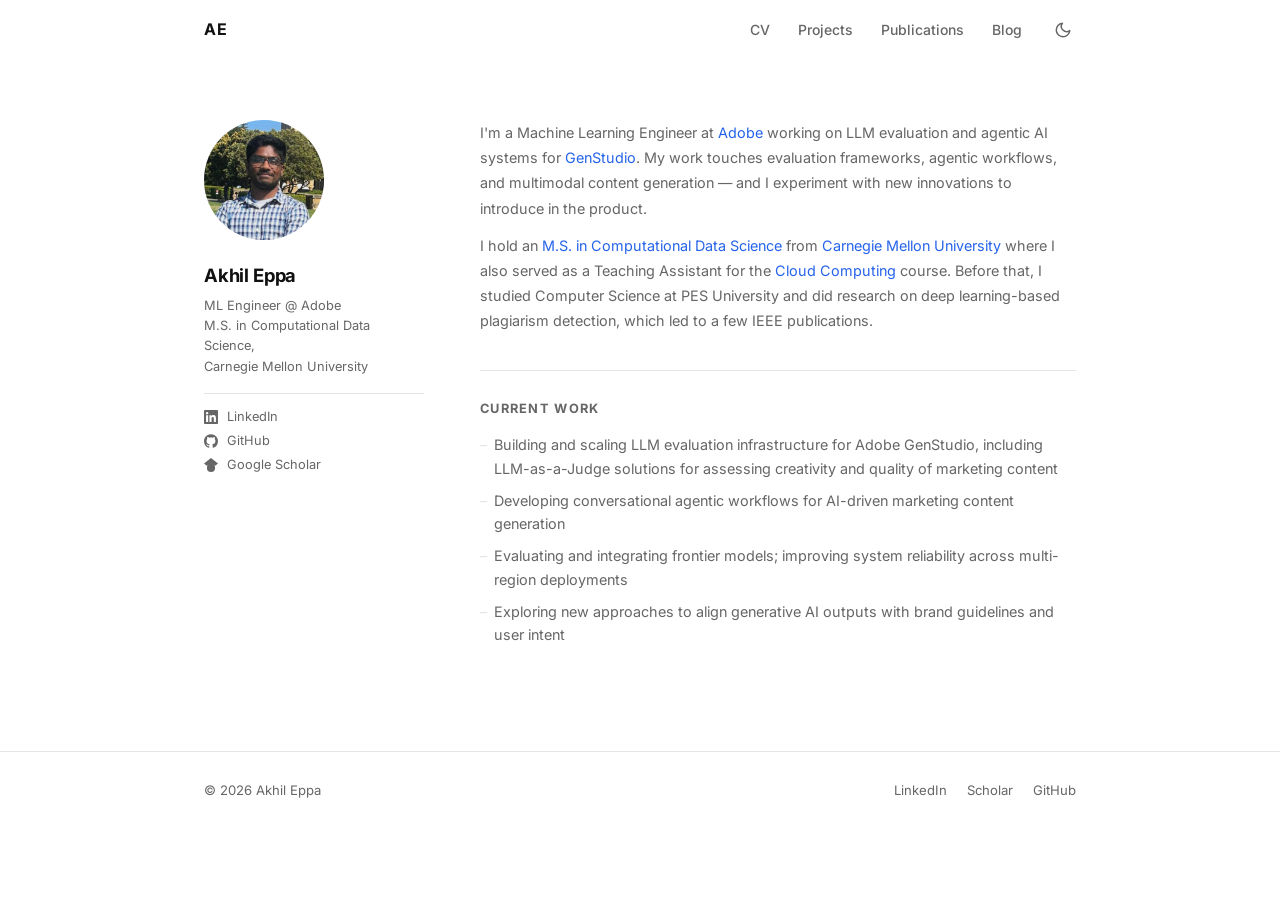
<file: index.html>
<!DOCTYPE html>
<html lang="en">
<head>
  <meta charset="UTF-8">
  <meta name="viewport" content="width=device-width, initial-scale=1.0">
  <title>Akhil Eppa — ML Engineer at Adobe | Carnegie Mellon University</title>
  <meta name="description" content="Akhil Eppa is a Machine Learning Engineer at Adobe building LLM evaluation and agentic AI systems. M.S. in Computational Data Science from Carnegie Mellon University.">
  <meta name="keywords" content="Akhil Eppa, Machine Learning Engineer, Adobe, Carnegie Mellon, LLM evaluation, agentic AI, GenStudio, ML engineer portfolio">
  <meta name="author" content="Akhil Eppa">
  <link rel="canonical" href="https://akhil-eppa.github.io/">

  <!-- Open Graph -->
  <meta property="og:type" content="profile">
  <meta property="og:title" content="Akhil Eppa — ML Engineer at Adobe">
  <meta property="og:description" content="Machine Learning Engineer at Adobe working on LLM evaluation and agentic AI systems for GenStudio. M.S. from Carnegie Mellon University.">
  <meta property="og:url" content="https://akhil-eppa.github.io/">
  <meta property="og:site_name" content="Akhil Eppa">
  <meta property="og:image" content="https://akhil-eppa.github.io/akhil.jpeg">
  <meta name="twitter:card" content="summary">
  <meta name="twitter:title" content="Akhil Eppa — ML Engineer at Adobe">
  <meta name="twitter:description" content="Machine Learning Engineer at Adobe working on LLM evaluation and agentic AI systems for GenStudio. M.S. from Carnegie Mellon University.">
  <meta name="twitter:image" content="https://akhil-eppa.github.io/akhil.jpeg">

  <!-- Structured Data -->
  <script type="application/ld+json">
  {
    "@context": "https://schema.org",
    "@type": "Person",
    "name": "Akhil Eppa",
    "givenName": "Akhil",
    "familyName": "Eppa",
    "description": "Machine Learning Engineer at Adobe building LLM evaluation and agentic AI systems for GenStudio. M.S. in Computational Data Science from Carnegie Mellon University.",
    "jobTitle": "Machine Learning Engineer",
    "worksFor": {
      "@type": "Organization",
      "name": "Adobe",
      "url": "https://www.adobe.com"
    },
    "alumniOf": [
      {
        "@type": "CollegeOrUniversity",
        "name": "Carnegie Mellon University",
        "url": "https://www.cmu.edu"
      },
      {
        "@type": "CollegeOrUniversity",
        "name": "PES University",
        "url": "https://pes.edu"
      }
    ],
    "knowsAbout": ["Machine Learning", "LLM Evaluation", "Agentic AI", "GenStudio", "Deep Learning", "Cloud Computing", "Data Science"],
    "url": "https://akhil-eppa.github.io/",
    "email": "akhil.e2k@gmail.com",
    "sameAs": [
      "https://www.linkedin.com/in/akhil-eppa",
      "https://github.com/akhil-eppa",
      "https://scholar.google.com/citations?user=CIr-OwEAAAAJ&hl=en",
      "https://arxiv.org/search/?searchtype=author&query=Eppa%2C+A"
    ]
  }
  </script>

  <link rel="stylesheet" href="style.css">
  <link rel="preconnect" href="https://fonts.googleapis.com">
  <link rel="preconnect" href="https://fonts.gstatic.com" crossorigin>
  <link href="https://fonts.googleapis.com/css2?family=Inter:wght@300;400;500;600;700&family=JetBrains+Mono:wght@400;500&display=swap" rel="stylesheet">
</head>
<body>

  <nav id="navbar">
    <div class="nav-inner">
      <a href="index.html" class="nav-logo">AE</a>
      <button class="nav-hamburger" id="hamburger" aria-label="Toggle menu">
        <span></span><span></span><span></span>
      </button>
      <ul class="nav-links" id="navLinks">
        <li><a href="cv.html">CV</a></li>
        <li><a href="projects.html">Projects</a></li>
        <li><a href="publications.html">Publications</a></li>
        <li><a href="blog/index.html">Blog</a></li>
        <li>
          <button class="theme-toggle" id="themeToggle" aria-label="Toggle theme"></button>
        </li>
      </ul>
    </div>
  </nav>

  <main>
    <section id="home">
      <div class="container">
        <div class="profile-layout">

          <aside class="profile-sidebar">
            <img src="akhil.jpeg" alt="Akhil Eppa" class="profile-avatar">
            <h1 class="profile-name">Akhil Eppa</h1>
            <p class="profile-role">ML Engineer @ Adobe<br>M.S. in Computational Data Science,<br>Carnegie Mellon University</p>
            <hr class="profile-divider">
            <ul class="profile-links">
              <li>
                <a href="https://www.linkedin.com/in/akhil-eppa" target="_blank" rel="noopener noreferrer">
                  <svg xmlns="http://www.w3.org/2000/svg" width="14" height="14" fill="currentColor" viewBox="0 0 24 24"><path d="M20.447 20.452h-3.554v-5.569c0-1.328-.027-3.037-1.852-3.037-1.853 0-2.136 1.445-2.136 2.939v5.667H9.351V9h3.414v1.561h.046c.477-.9 1.637-1.85 3.37-1.85 3.601 0 4.267 2.37 4.267 5.455v6.286zM5.337 7.433a2.062 2.062 0 0 1-2.063-2.065 2.064 2.064 0 1 1 2.063 2.065zm1.782 13.019H3.555V9h3.564v11.452zM22.225 0H1.771C.792 0 0 .774 0 1.729v20.542C0 23.227.792 24 1.771 24h20.451C23.2 24 24 23.227 24 22.271V1.729C24 .774 23.2 0 22.222 0h.003z"/></svg>
                  <span>LinkedIn</span>
                </a>
              </li>
              <li>
                <a href="https://github.com/akhil-eppa" target="_blank" rel="noopener noreferrer">
                  <svg xmlns="http://www.w3.org/2000/svg" width="14" height="14" fill="currentColor" viewBox="0 0 24 24"><path d="M12 .297c-6.63 0-12 5.373-12 12 0 5.303 3.438 9.8 8.205 11.385.6.113.82-.258.82-.577 0-.285-.01-1.04-.015-2.04-3.338.724-4.042-1.61-4.042-1.61C4.422 18.07 3.633 17.7 3.633 17.7c-1.087-.744.084-.729.084-.729 1.205.084 1.838 1.236 1.838 1.236 1.07 1.835 2.809 1.305 3.495.998.108-.776.417-1.305.76-1.605-2.665-.3-5.466-1.332-5.466-5.93 0-1.31.465-2.38 1.235-3.22-.135-.303-.54-1.523.105-3.176 0 0 1.005-.322 3.3 1.23.96-.267 1.98-.399 3-.405 1.02.006 2.04.138 3 .405 2.28-1.552 3.285-1.23 3.285-1.23.645 1.653.24 2.873.12 3.176.765.84 1.23 1.91 1.23 3.22 0 4.61-2.805 5.625-5.475 5.92.42.36.81 1.096.81 2.22 0 1.606-.015 2.896-.015 3.286 0 .315.21.69.825.57C20.565 22.092 24 17.592 24 12.297c0-6.627-5.373-12-12-12"/></svg>
                  <span>GitHub</span>
                </a>
              </li>
              <li>
                <a href="https://scholar.google.com/citations?user=CIr-OwEAAAAJ&hl=en" target="_blank" rel="noopener noreferrer">
                  <svg xmlns="http://www.w3.org/2000/svg" width="14" height="14" fill="currentColor" viewBox="0 0 24 24"><path d="M12 24a7 7 0 1 1 0-14 7 7 0 0 1 0 14zm0-24L0 9.5l4.838 3.94A8 8 0 0 1 12 10a8 8 0 0 1 7.162 3.44L24 9.5z"/></svg>
                  <span>Google Scholar</span>
                </a>
              </li>
            </ul>
          </aside>

          <div class="profile-content">
            <div class="home-bio">
              <p>I'm a Machine Learning Engineer at <a href="https://www.adobe.com/home" target="_blank" rel="noopener noreferrer">Adobe</a> working on LLM evaluation and agentic AI systems for <a href="https://business.adobe.com/products/genstudio/performance-marketing.html" target="_blank" rel="noopener noreferrer">GenStudio</a>. My work touches evaluation frameworks, agentic workflows, and multimodal content generation — and I experiment with new innovations to introduce in the product.</p>
              <p>I hold an <a href="https://www.lti.cs.cmu.edu/academics/masters-programs/mcds.html" target="_blank" rel="noopener noreferrer">M.S. in Computational Data Science</a> from <a href="https://www.cmu.edu/" target="_blank" rel="noopener noreferrer">Carnegie Mellon University</a> where I also served as a Teaching Assistant for the <a href="https://www.cs.cmu.edu/~msakr/15619-s23/" target="_blank" rel="noopener noreferrer">Cloud Computing</a> course. Before that, I studied Computer Science at PES University and did research on deep learning-based plagiarism detection, which led to a few IEEE publications.</p>
            </div>

            <div class="current-work">
              <h2>Current Work</h2>
              <ul>
                <li>Building and scaling LLM evaluation infrastructure for Adobe GenStudio, including LLM-as-a-Judge solutions for assessing creativity and quality of marketing content</li>
                <li>Developing conversational agentic workflows for AI-driven marketing content generation</li>
                <li>Evaluating and integrating frontier models; improving system reliability across multi-region deployments</li>
                <li>Exploring new approaches to align generative AI outputs with brand guidelines and user intent</li>
              </ul>
            </div>
          </div>

        </div>
      </div>
    </section>
  </main>

  <footer>
    <div class="container footer-inner">
      <span>&copy; 2026 Akhil Eppa</span>
      <div class="footer-links">
        <a href="https://www.linkedin.com/in/akhil-eppa" target="_blank" rel="noopener noreferrer">LinkedIn</a>
        <a href="https://scholar.google.com/citations?user=CIr-OwEAAAAJ&hl=en" target="_blank" rel="noopener noreferrer">Scholar</a>
        <a href="https://github.com/akhil-eppa" target="_blank" rel="noopener noreferrer">GitHub</a>
      </div>
    </div>
  </footer>

  <script src="script.js"></script>
</body>
</html>
</file>
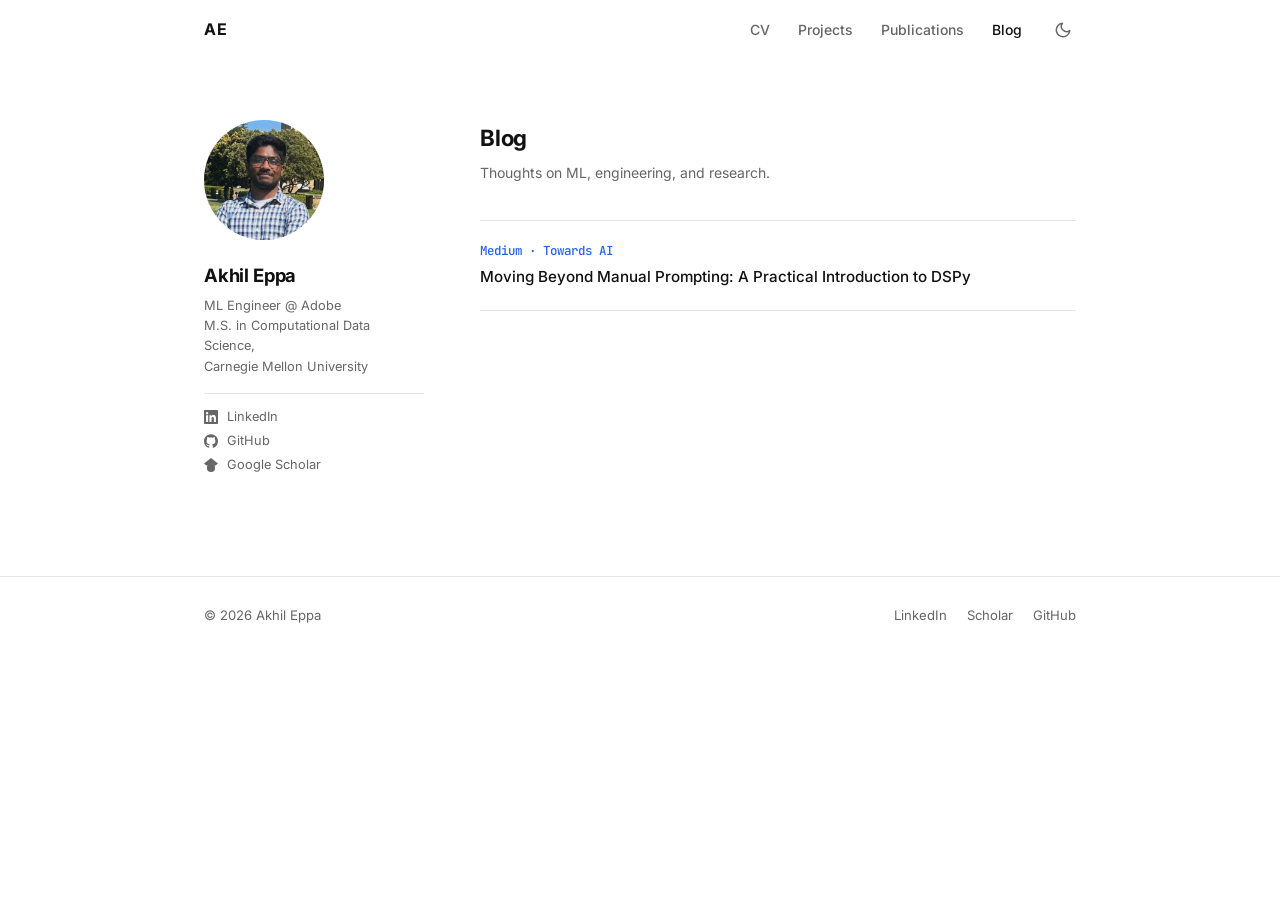
<file: blog/index.html>
<!DOCTYPE html>
<html lang="en">
<head>
  <meta charset="UTF-8">
  <meta name="viewport" content="width=device-width, initial-scale=1.0">
  <title>Blog — Akhil Eppa | ML Engineer at Adobe</title>
  <meta name="description" content="Blog by Akhil Eppa — Machine Learning Engineer at Adobe writing about LLM evaluation, agentic AI systems, and applied machine learning.">
  <meta name="keywords" content="Akhil Eppa blog, machine learning blog, LLM evaluation, agentic AI, Adobe ML, applied AI writing">
  <meta name="author" content="Akhil Eppa">
  <link rel="canonical" href="https://akhil-eppa.github.io/blog/">

  <!-- Open Graph -->
  <meta property="og:type" content="website">
  <meta property="og:title" content="Blog — Akhil Eppa | ML Engineer at Adobe">
  <meta property="og:description" content="Writing on LLM evaluation, agentic AI, and applied machine learning by Akhil Eppa.">
  <meta property="og:url" content="https://akhil-eppa.github.io/blog/">
  <meta property="og:site_name" content="Akhil Eppa">
  <meta property="og:image" content="https://akhil-eppa.github.io/akhil.jpeg">
  <meta name="twitter:card" content="summary">
  <meta name="twitter:title" content="Blog — Akhil Eppa | ML Engineer at Adobe">
  <meta name="twitter:description" content="Writing on LLM evaluation, agentic AI, and applied machine learning by Akhil Eppa.">
  <meta name="twitter:image" content="https://akhil-eppa.github.io/akhil.jpeg">

  <link rel="stylesheet" href="../style.css">
  <link rel="preconnect" href="https://fonts.googleapis.com">
  <link rel="preconnect" href="https://fonts.gstatic.com" crossorigin>
  <link href="https://fonts.googleapis.com/css2?family=Inter:wght@300;400;500;600;700&family=JetBrains+Mono:wght@400;500&display=swap" rel="stylesheet">
</head>
<body>

  <nav id="navbar">
    <div class="nav-inner">
      <a href="../index.html" class="nav-logo">AE</a>
      <button class="nav-hamburger" id="hamburger" aria-label="Toggle menu">
        <span></span><span></span><span></span>
      </button>
      <ul class="nav-links" id="navLinks">
        <li><a href="../cv.html">CV</a></li>
        <li><a href="../projects.html">Projects</a></li>
        <li><a href="../publications.html">Publications</a></li>
        <li><a href="../blog/index.html" class="active">Blog</a></li>
        <li>
          <button class="theme-toggle" id="themeToggle" aria-label="Toggle theme"></button>
        </li>
      </ul>
    </div>
  </nav>

  <main>
    <section id="blog-page">
      <div class="container">
        <div class="profile-layout">

          <aside class="profile-sidebar">
            <img src="../akhil.jpeg" alt="Akhil Eppa" class="profile-avatar">
            <h1 class="profile-name">Akhil Eppa</h1>
            <p class="profile-role">ML Engineer @ Adobe<br>M.S. in Computational Data Science,<br>Carnegie Mellon University</p>
            <hr class="profile-divider">
            <ul class="profile-links">
              <li>
                <a href="https://www.linkedin.com/in/akhil-eppa" target="_blank" rel="noopener noreferrer">
                  <svg xmlns="http://www.w3.org/2000/svg" width="14" height="14" fill="currentColor" viewBox="0 0 24 24"><path d="M20.447 20.452h-3.554v-5.569c0-1.328-.027-3.037-1.852-3.037-1.853 0-2.136 1.445-2.136 2.939v5.667H9.351V9h3.414v1.561h.046c.477-.9 1.637-1.85 3.37-1.85 3.601 0 4.267 2.37 4.267 5.455v6.286zM5.337 7.433a2.062 2.062 0 0 1-2.063-2.065 2.064 2.064 0 1 1 2.063 2.065zm1.782 13.019H3.555V9h3.564v11.452zM22.225 0H1.771C.792 0 0 .774 0 1.729v20.542C0 23.227.792 24 1.771 24h20.451C23.2 24 24 23.227 24 22.271V1.729C24 .774 23.2 0 22.222 0h.003z"/></svg>
                  <span>LinkedIn</span>
                </a>
              </li>
              <li>
                <a href="https://github.com/akhil-eppa" target="_blank" rel="noopener noreferrer">
                  <svg xmlns="http://www.w3.org/2000/svg" width="14" height="14" fill="currentColor" viewBox="0 0 24 24"><path d="M12 .297c-6.63 0-12 5.373-12 12 0 5.303 3.438 9.8 8.205 11.385.6.113.82-.258.82-.577 0-.285-.01-1.04-.015-2.04-3.338.724-4.042-1.61-4.042-1.61C4.422 18.07 3.633 17.7 3.633 17.7c-1.087-.744.084-.729.084-.729 1.205.084 1.838 1.236 1.838 1.236 1.07 1.835 2.809 1.305 3.495.998.108-.776.417-1.305.76-1.605-2.665-.3-5.466-1.332-5.466-5.93 0-1.31.465-2.38 1.235-3.22-.135-.303-.54-1.523.105-3.176 0 0 1.005-.322 3.3 1.23.96-.267 1.98-.399 3-.405 1.02.006 2.04.138 3 .405 2.28-1.552 3.285-1.23 3.285-1.23.645 1.653.24 2.873.12 3.176.765.84 1.23 1.91 1.23 3.22 0 4.61-2.805 5.625-5.475 5.92.42.36.81 1.096.81 2.22 0 1.606-.015 2.896-.015 3.286 0 .315.21.69.825.57C20.565 22.092 24 17.592 24 12.297c0-6.627-5.373-12-12-12"/></svg>
                  <span>GitHub</span>
                </a>
              </li>
              <li>
                <a href="https://scholar.google.com/citations?user=CIr-OwEAAAAJ&hl=en" target="_blank" rel="noopener noreferrer">
                  <svg xmlns="http://www.w3.org/2000/svg" width="14" height="14" fill="currentColor" viewBox="0 0 24 24"><path d="M12 24a7 7 0 1 1 0-14 7 7 0 0 1 0 14zm0-24L0 9.5l4.838 3.94A8 8 0 0 1 12 10a8 8 0 0 1 7.162 3.44L24 9.5z"/></svg>
                  <span>Google Scholar</span>
                </a>
              </li>
            </ul>
          </aside>

          <div class="profile-content">
        <h2 class="section-title">Blog</h2>
        <p class="section-subtitle">Thoughts on ML, engineering, and research.</p>
        <div class="blog-list">

          <div class="blog-item">
            <div class="blog-item-meta">
              <span class="blog-venue">Medium &middot; Towards AI</span>
            </div>
            <a href="https://medium.com/towards-artificial-intelligence/moving-beyond-manual-prompting-a-practical-introduction-to-dspy-6bf4ae8082ac" target="_blank" rel="noopener noreferrer" class="blog-item-title">
              Moving Beyond Manual Prompting: A Practical Introduction to DSPy
            </a>
          </div>

        </div>
          </div><!-- /.profile-content -->

        </div><!-- /.profile-layout -->
      </div>
    </section>
  </main>

  <footer>
    <div class="container footer-inner">
      <span>&copy; 2026 Akhil Eppa</span>
      <div class="footer-links">
        <a href="https://www.linkedin.com/in/akhil-eppa" target="_blank" rel="noopener noreferrer">LinkedIn</a>
        <a href="https://scholar.google.com/citations?user=CIr-OwEAAAAJ&hl=en" target="_blank" rel="noopener noreferrer">Scholar</a>
        <a href="https://github.com/akhil-eppa" target="_blank" rel="noopener noreferrer">GitHub</a>
      </div>
    </div>
  </footer>

  <script src="../script.js"></script>
</body>
</html>
</file>
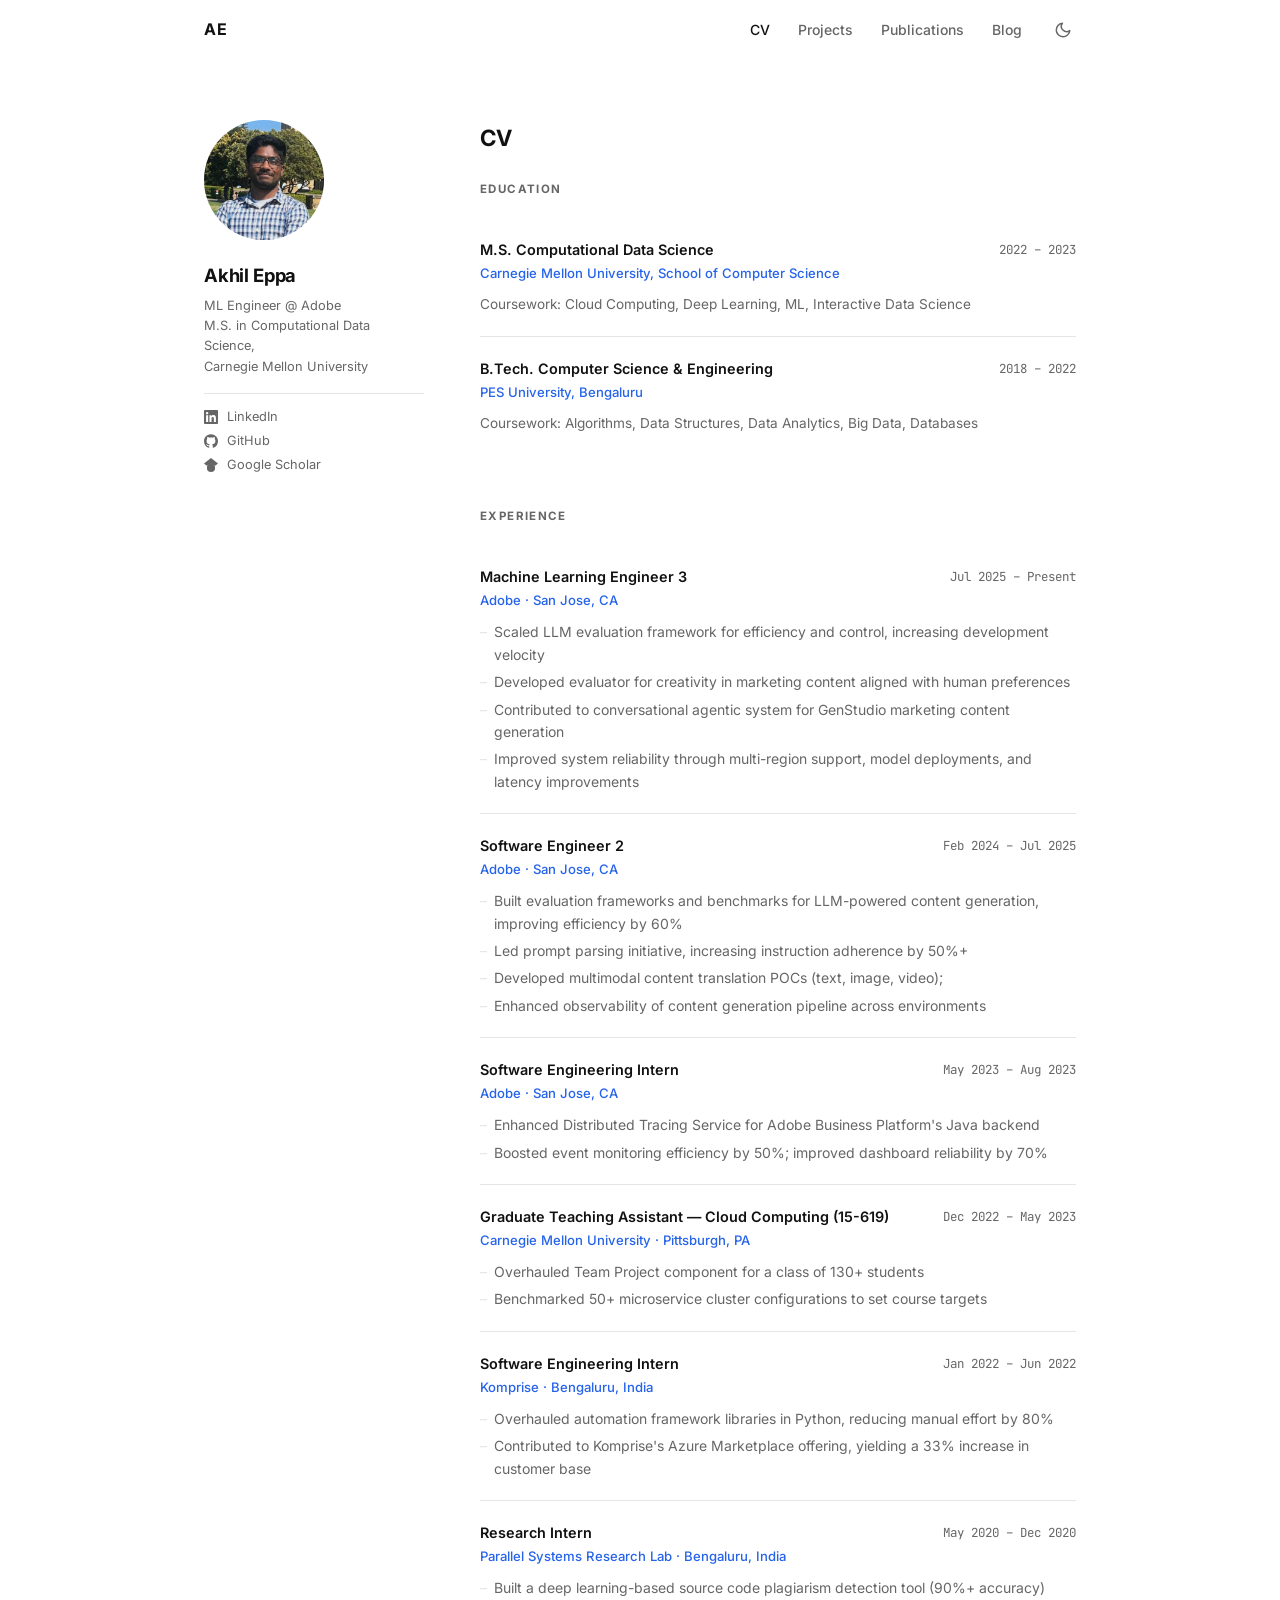
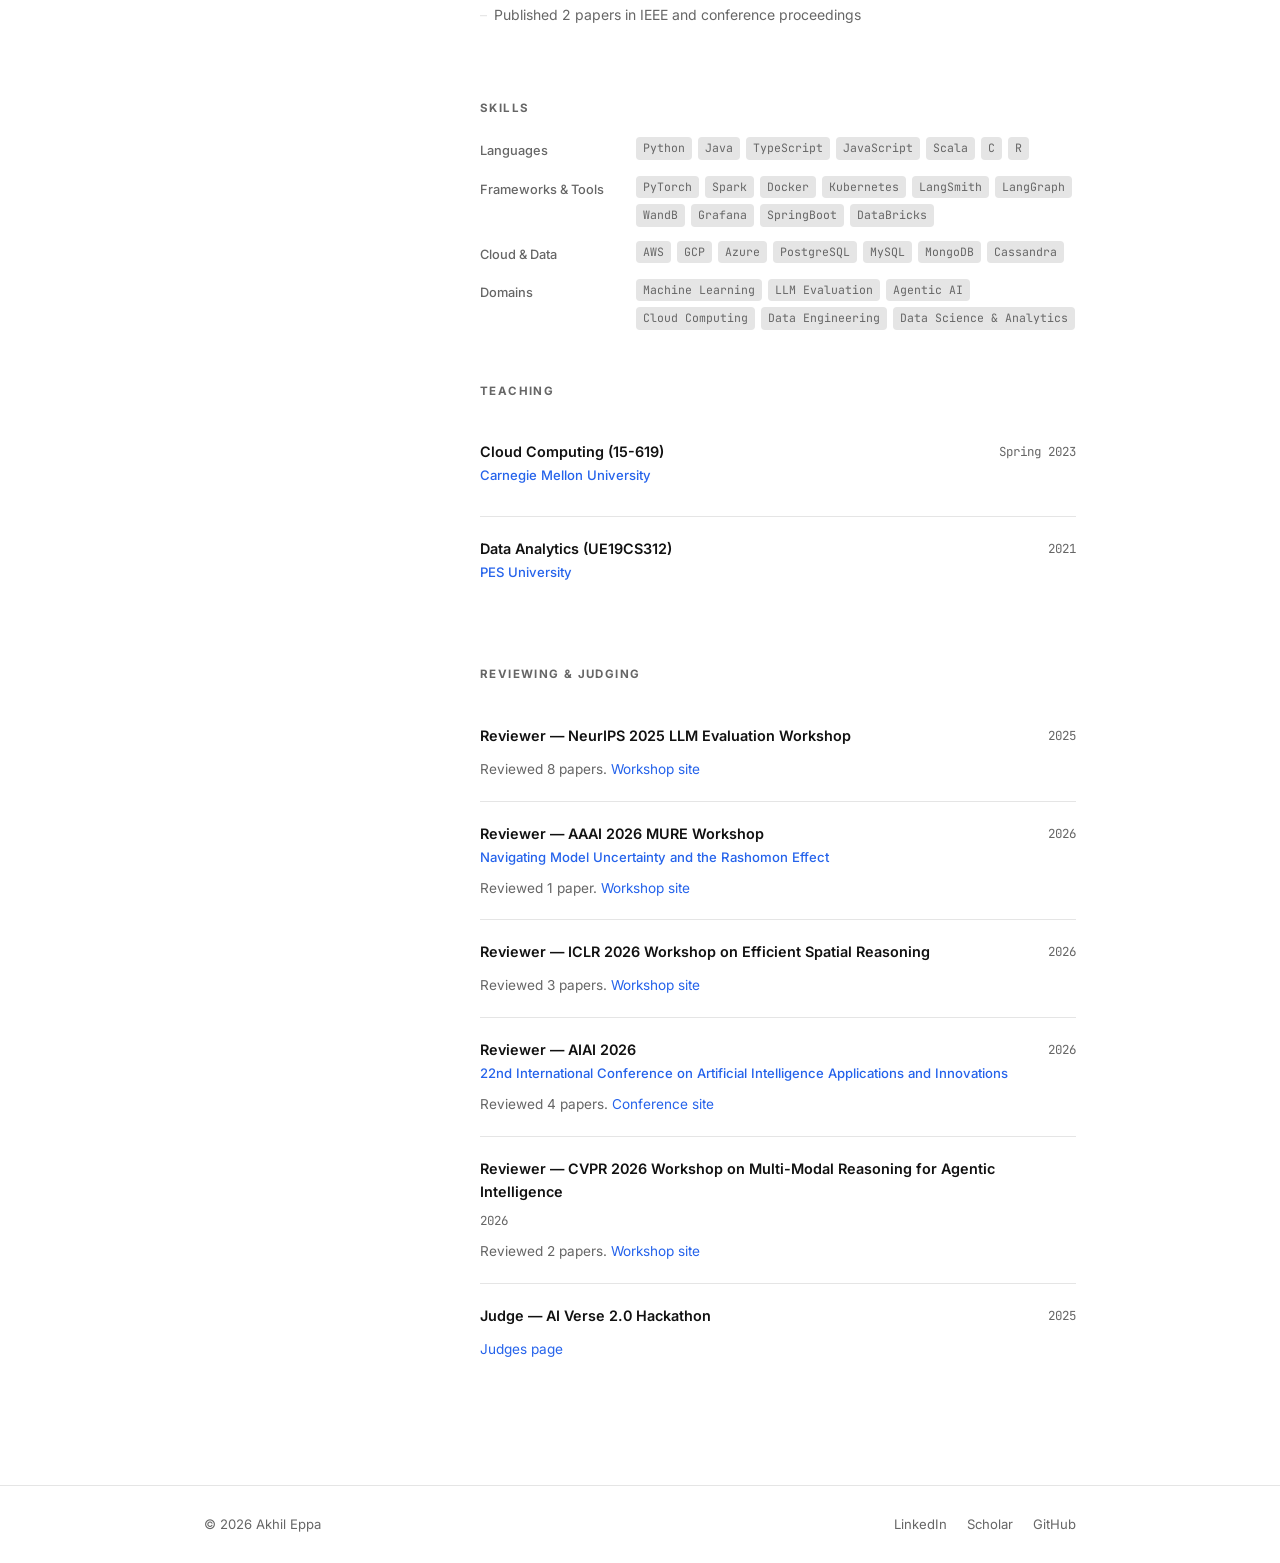
<file: cv.html>
<!DOCTYPE html>
<html lang="en">
<head>
  <meta charset="UTF-8">
  <meta name="viewport" content="width=device-width, initial-scale=1.0">
  <title>CV — Akhil Eppa | Machine Learning Engineer at Adobe</title>
  <meta name="description" content="Curriculum vitae of Akhil Eppa — Machine Learning Engineer at Adobe. M.S. in Computational Data Science from Carnegie Mellon University. Experience in LLM evaluation, agentic AI, and GenStudio.">
  <meta name="keywords" content="Akhil Eppa CV, Akhil Eppa resume, Machine Learning Engineer Adobe, Carnegie Mellon University, LLM evaluation, agentic AI">
  <meta name="author" content="Akhil Eppa">
  <link rel="canonical" href="https://akhil-eppa.github.io/cv.html">

  <!-- Open Graph -->
  <meta property="og:type" content="profile">
  <meta property="og:title" content="CV — Akhil Eppa | ML Engineer at Adobe">
  <meta property="og:description" content="Curriculum vitae of Akhil Eppa — Machine Learning Engineer at Adobe with an M.S. from Carnegie Mellon University.">
  <meta property="og:url" content="https://akhil-eppa.github.io/cv.html">
  <meta property="og:site_name" content="Akhil Eppa">
  <meta property="og:image" content="https://akhil-eppa.github.io/akhil.jpeg">
  <meta name="twitter:card" content="summary">
  <meta name="twitter:title" content="CV — Akhil Eppa | ML Engineer at Adobe">
  <meta name="twitter:description" content="Curriculum vitae of Akhil Eppa — Machine Learning Engineer at Adobe with an M.S. from Carnegie Mellon University.">
  <meta name="twitter:image" content="https://akhil-eppa.github.io/akhil.jpeg">

  <link rel="stylesheet" href="style.css">
  <link rel="preconnect" href="https://fonts.googleapis.com">
  <link rel="preconnect" href="https://fonts.gstatic.com" crossorigin>
  <link href="https://fonts.googleapis.com/css2?family=Inter:wght@300;400;500;600;700&family=JetBrains+Mono:wght@400;500&display=swap" rel="stylesheet">
</head>
<body>

  <nav id="navbar">
    <div class="nav-inner">
      <a href="index.html" class="nav-logo">AE</a>
      <button class="nav-hamburger" id="hamburger" aria-label="Toggle menu">
        <span></span><span></span><span></span>
      </button>
      <ul class="nav-links" id="navLinks">
        <li><a href="cv.html" class="active">CV</a></li>
        <li><a href="projects.html">Projects</a></li>
        <li><a href="publications.html">Publications</a></li>
        <li><a href="blog/index.html">Blog</a></li>
        <li>
          <button class="theme-toggle" id="themeToggle" aria-label="Toggle theme"></button>
        </li>
      </ul>
    </div>
  </nav>

  <main>
    <section id="cv-page">
      <div class="container">
        <div class="profile-layout">

          <aside class="profile-sidebar">
            <img src="akhil.jpeg" alt="Akhil Eppa" class="profile-avatar">
            <h1 class="profile-name">Akhil Eppa</h1>
            <p class="profile-role">ML Engineer @ Adobe<br>M.S. in Computational Data Science,<br>Carnegie Mellon University</p>
            <hr class="profile-divider">
            <ul class="profile-links">
              <li>
                <a href="https://www.linkedin.com/in/akhil-eppa" target="_blank" rel="noopener noreferrer">
                  <svg xmlns="http://www.w3.org/2000/svg" width="14" height="14" fill="currentColor" viewBox="0 0 24 24"><path d="M20.447 20.452h-3.554v-5.569c0-1.328-.027-3.037-1.852-3.037-1.853 0-2.136 1.445-2.136 2.939v5.667H9.351V9h3.414v1.561h.046c.477-.9 1.637-1.85 3.37-1.85 3.601 0 4.267 2.37 4.267 5.455v6.286zM5.337 7.433a2.062 2.062 0 0 1-2.063-2.065 2.064 2.064 0 1 1 2.063 2.065zm1.782 13.019H3.555V9h3.564v11.452zM22.225 0H1.771C.792 0 0 .774 0 1.729v20.542C0 23.227.792 24 1.771 24h20.451C23.2 24 24 23.227 24 22.271V1.729C24 .774 23.2 0 22.222 0h.003z"/></svg>
                  <span>LinkedIn</span>
                </a>
              </li>
              <li>
                <a href="https://github.com/akhil-eppa" target="_blank" rel="noopener noreferrer">
                  <svg xmlns="http://www.w3.org/2000/svg" width="14" height="14" fill="currentColor" viewBox="0 0 24 24"><path d="M12 .297c-6.63 0-12 5.373-12 12 0 5.303 3.438 9.8 8.205 11.385.6.113.82-.258.82-.577 0-.285-.01-1.04-.015-2.04-3.338.724-4.042-1.61-4.042-1.61C4.422 18.07 3.633 17.7 3.633 17.7c-1.087-.744.084-.729.084-.729 1.205.084 1.838 1.236 1.838 1.236 1.07 1.835 2.809 1.305 3.495.998.108-.776.417-1.305.76-1.605-2.665-.3-5.466-1.332-5.466-5.93 0-1.31.465-2.38 1.235-3.22-.135-.303-.54-1.523.105-3.176 0 0 1.005-.322 3.3 1.23.96-.267 1.98-.399 3-.405 1.02.006 2.04.138 3 .405 2.28-1.552 3.285-1.23 3.285-1.23.645 1.653.24 2.873.12 3.176.765.84 1.23 1.91 1.23 3.22 0 4.61-2.805 5.625-5.475 5.92.42.36.81 1.096.81 2.22 0 1.606-.015 2.896-.015 3.286 0 .315.21.69.825.57C20.565 22.092 24 17.592 24 12.297c0-6.627-5.373-12-12-12"/></svg>
                  <span>GitHub</span>
                </a>
              </li>
              <li>
                <a href="https://scholar.google.com/citations?user=CIr-OwEAAAAJ&hl=en" target="_blank" rel="noopener noreferrer">
                  <svg xmlns="http://www.w3.org/2000/svg" width="14" height="14" fill="currentColor" viewBox="0 0 24 24"><path d="M12 24a7 7 0 1 1 0-14 7 7 0 0 1 0 14zm0-24L0 9.5l4.838 3.94A8 8 0 0 1 12 10a8 8 0 0 1 7.162 3.44L24 9.5z"/></svg>
                  <span>Google Scholar</span>
                </a>
              </li>
            </ul>
          </aside>

          <div class="profile-content">
        <h2 class="section-title">CV</h2>

        <div class="cv-block" style="margin-top: 24px;">
          <h3 class="cv-section-label">Education</h3>
          <div class="timeline">

            <div class="timeline-item">
              <div class="timeline-header">
                <div>
                  <span class="timeline-role">M.S. Computational Data Science</span>
                  <span class="timeline-org">Carnegie Mellon University, School of Computer Science</span>
                </div>
                <span class="timeline-date">2022 &ndash; 2023</span>
              </div>
              <p class="timeline-detail">Coursework: Cloud Computing, Deep Learning, ML, Interactive Data Science</p>
            </div>

            <div class="timeline-item">
              <div class="timeline-header">
                <div>
                  <span class="timeline-role">B.Tech. Computer Science &amp; Engineering</span>
                  <span class="timeline-org">PES University, Bengaluru</span>
                </div>
                <span class="timeline-date">2018 &ndash; 2022</span>
              </div>
              <p class="timeline-detail">Coursework: Algorithms, Data Structures, Data Analytics, Big Data, Databases</p>
            </div>

          </div>
        </div>

        <div class="cv-block">
          <h3 class="cv-section-label">Experience</h3>
          <div class="timeline">

            <div class="timeline-item">
              <div class="timeline-header">
                <div>
                  <span class="timeline-role">Machine Learning Engineer 3</span>
                  <span class="timeline-org">Adobe &middot; San Jose, CA</span>
                </div>
                <span class="timeline-date">Jul 2025 &ndash; Present</span>
              </div>
              <ul>
                <li>Scaled LLM evaluation framework for efficiency and control, increasing development velocity</li>
                <li>Developed evaluator for creativity in marketing content aligned with human preferences</li>
                <li>Contributed to conversational agentic system for GenStudio marketing content generation</li>
                <li>Improved system reliability through multi-region support, model deployments, and latency improvements</li>
              </ul>
            </div>

            <div class="timeline-item">
              <div class="timeline-header">
                <div>
                  <span class="timeline-role">Software Engineer 2</span>
                  <span class="timeline-org">Adobe &middot; San Jose, CA</span>
                </div>
                <span class="timeline-date">Feb 2024 &ndash; Jul 2025</span>
              </div>
              <ul>
                <li>Built evaluation frameworks and benchmarks for LLM-powered content generation, improving efficiency by 60%</li>
                <li>Led prompt parsing initiative, increasing instruction adherence by 50%+</li>
                <li>Developed multimodal content translation POCs (text, image, video);</li>
                <li>Enhanced observability of content generation pipeline across environments</li>
              </ul>
            </div>

            <div class="timeline-item">
              <div class="timeline-header">
                <div>
                  <span class="timeline-role">Software Engineering Intern</span>
                  <span class="timeline-org">Adobe &middot; San Jose, CA</span>
                </div>
                <span class="timeline-date">May 2023 &ndash; Aug 2023</span>
              </div>
              <ul>
                <li>Enhanced Distributed Tracing Service for Adobe Business Platform's Java backend</li>
                <li>Boosted event monitoring efficiency by 50%; improved dashboard reliability by 70%</li>
              </ul>
            </div>

            <div class="timeline-item">
              <div class="timeline-header">
                <div>
                  <span class="timeline-role">Graduate Teaching Assistant &mdash; Cloud Computing (15-619)</span>
                  <span class="timeline-org">Carnegie Mellon University &middot; Pittsburgh, PA</span>
                </div>
                <span class="timeline-date">Dec 2022 &ndash; May 2023</span>
              </div>
              <ul>
                <li>Overhauled Team Project component for a class of 130+ students</li>
                <li>Benchmarked 50+ microservice cluster configurations to set course targets</li>
              </ul>
            </div>

            <div class="timeline-item">
              <div class="timeline-header">
                <div>
                  <span class="timeline-role">Software Engineering Intern</span>
                  <span class="timeline-org">Komprise &middot; Bengaluru, India</span>
                </div>
                <span class="timeline-date">Jan 2022 &ndash; Jun 2022</span>
              </div>
              <ul>
                <li>Overhauled automation framework libraries in Python, reducing manual effort by 80%</li>
                <li>Contributed to Komprise's Azure Marketplace offering, yielding a 33% increase in customer base</li>
              </ul>
            </div>

            <div class="timeline-item">
              <div class="timeline-header">
                <div>
                  <span class="timeline-role">Research Intern</span>
                  <span class="timeline-org">Parallel Systems Research Lab &middot; Bengaluru, India</span>
                </div>
                <span class="timeline-date">May 2020 &ndash; Dec 2020</span>
              </div>
              <ul>
                <li>Built a deep learning-based source code plagiarism detection tool (90%+ accuracy)</li>
                <li>Published 2 papers in IEEE and conference proceedings</li>
              </ul>
            </div>

          </div>
        </div>

        <div class="cv-block">
          <h3 class="cv-section-label">Skills</h3>
          <div class="skills-groups">
            <div class="skills-group">
              <span class="skills-label">Languages</span>
              <div class="tags-row">
                <span class="tag">Python</span>
                <span class="tag">Java</span>
                <span class="tag">TypeScript</span>
                <span class="tag">JavaScript</span>
                <span class="tag">Scala</span>
                <span class="tag">C</span>
                <span class="tag">R</span>
              </div>
            </div>
            <div class="skills-group">
              <span class="skills-label">Frameworks &amp; Tools</span>
              <div class="tags-row">
                <span class="tag">PyTorch</span>
                <span class="tag">Spark</span>
                <span class="tag">Docker</span>
                <span class="tag">Kubernetes</span>
                <span class="tag">LangSmith</span>
                <span class="tag">LangGraph</span>
                <span class="tag">WandB</span>
                <span class="tag">Grafana</span>
                <span class="tag">SpringBoot</span>
                <span class="tag">DataBricks</span>
              </div>
            </div>
            <div class="skills-group">
              <span class="skills-label">Cloud &amp; Data</span>
              <div class="tags-row">
                <span class="tag">AWS</span>
                <span class="tag">GCP</span>
                <span class="tag">Azure</span>
                <span class="tag">PostgreSQL</span>
                <span class="tag">MySQL</span>
                <span class="tag">MongoDB</span>
                <span class="tag">Cassandra</span>
              </div>
            </div>
            <div class="skills-group">
              <span class="skills-label">Domains</span>
              <div class="tags-row">
                <span class="tag">Machine Learning</span>
                <span class="tag">LLM Evaluation</span>
                <span class="tag">Agentic AI</span>
                <span class="tag">Cloud Computing</span>
                <span class="tag">Data Engineering</span>
                <span class="tag">Data Science & Analytics</span>
              </div>
            </div>
          </div>
        </div>

        <div class="cv-block">
          <h3 class="cv-section-label">Teaching</h3>
          <div class="timeline">
            <div class="timeline-item">
              <div class="timeline-header">
                <div>
                  <span class="timeline-role">Cloud Computing (15-619)</span>
                  <span class="timeline-org">Carnegie Mellon University</span>
                </div>
                <span class="timeline-date">Spring 2023</span>
              </div>
            </div>
            <div class="timeline-item">
              <div class="timeline-header">
                <div>
                  <span class="timeline-role">Data Analytics (UE19CS312)</span>
                  <span class="timeline-org">PES University</span>
                </div>
                <span class="timeline-date">2021</span>
              </div>
            </div>
          </div>
        </div>

        <div class="cv-block">
          <h3 class="cv-section-label">Reviewing &amp; Judging</h3>
          <div class="timeline">

            <div class="timeline-item">
              <div class="timeline-header">
                <div>
                  <span class="timeline-role">Reviewer &mdash; NeurIPS 2025 LLM Evaluation Workshop</span>
                </div>
                <span class="timeline-date">2025</span>
              </div>
              <p class="timeline-detail">Reviewed 8 papers. <a href="https://sites.google.com/view/llm-eval-workshop/home" target="_blank" rel="noopener noreferrer">Workshop site</a></p>
            </div>

            <div class="timeline-item">
              <div class="timeline-header">
                <div>
                  <span class="timeline-role">Reviewer &mdash; AAAI 2026 MURE Workshop</span>
                  <span class="timeline-org">Navigating Model Uncertainty and the Rashomon Effect</span>
                </div>
                <span class="timeline-date">2026</span>
              </div>
              <p class="timeline-detail">Reviewed 1 paper. <a href="https://sites.google.com/view/rashomon-aaai-workshop" target="_blank" rel="noopener noreferrer">Workshop site</a></p>
            </div>

            <div class="timeline-item">
              <div class="timeline-header">
                <div>
                  <span class="timeline-role">Reviewer &mdash; ICLR 2026 Workshop on Efficient Spatial Reasoning</span>
                </div>
                <span class="timeline-date">2026</span>
              </div>
              <p class="timeline-detail">Reviewed 3 papers. <a href="https://sites.google.com/ucsd.edu/efficient-spatial-reasoning/" target="_blank" rel="noopener noreferrer">Workshop site</a></p>
            </div>

            <div class="timeline-item">
              <div class="timeline-header">
                <div>
                  <span class="timeline-role">Reviewer &mdash; AIAI 2026</span>
                  <span class="timeline-org">22nd International Conference on Artificial Intelligence Applications and Innovations</span>
                </div>
                <span class="timeline-date">2026</span>
              </div>
              <p class="timeline-detail">Reviewed 4 papers. <a href="https://ifipaiai.org/2026/" target="_blank" rel="noopener noreferrer">Conference site</a></p>
            </div>

            <div class="timeline-item">
              <div class="timeline-header">
                <div>
                  <span class="timeline-role">Reviewer &mdash; CVPR 2026 Workshop on Multi-Modal Reasoning for Agentic Intelligence</span>
                </div>
                <span class="timeline-date">2026</span>
              </div>
              <p class="timeline-detail">Reviewed 2 papers. <a href="https://mmragi.github.io/mmragi" target="_blank" rel="noopener noreferrer">Workshop site</a></p>
            </div>

            <div class="timeline-item">
              <div class="timeline-header">
                <div>
                  <span class="timeline-role">Judge &mdash; AI Verse 2.0 Hackathon</span>
                </div>
                <span class="timeline-date">2025</span>
              </div>
              <p class="timeline-detail"><a href="https://ai-verse-hackathon.vercel.app/judges.html" target="_blank" rel="noopener noreferrer">Judges page</a></p>
            </div>

          </div>
        </div>

          </div><!-- /.profile-content -->

        </div><!-- /.profile-layout -->
      </div>
    </section>
  </main>

  <footer>
    <div class="container footer-inner">
      <span>&copy; 2026 Akhil Eppa</span>
      <div class="footer-links">
        <a href="https://www.linkedin.com/in/akhil-eppa" target="_blank" rel="noopener noreferrer">LinkedIn</a>
        <a href="https://scholar.google.com/citations?user=CIr-OwEAAAAJ&hl=en" target="_blank" rel="noopener noreferrer">Scholar</a>
        <a href="https://github.com/akhil-eppa" target="_blank" rel="noopener noreferrer">GitHub</a>
      </div>
    </div>
  </footer>

  <script src="script.js"></script>
</body>
</html>
</file>
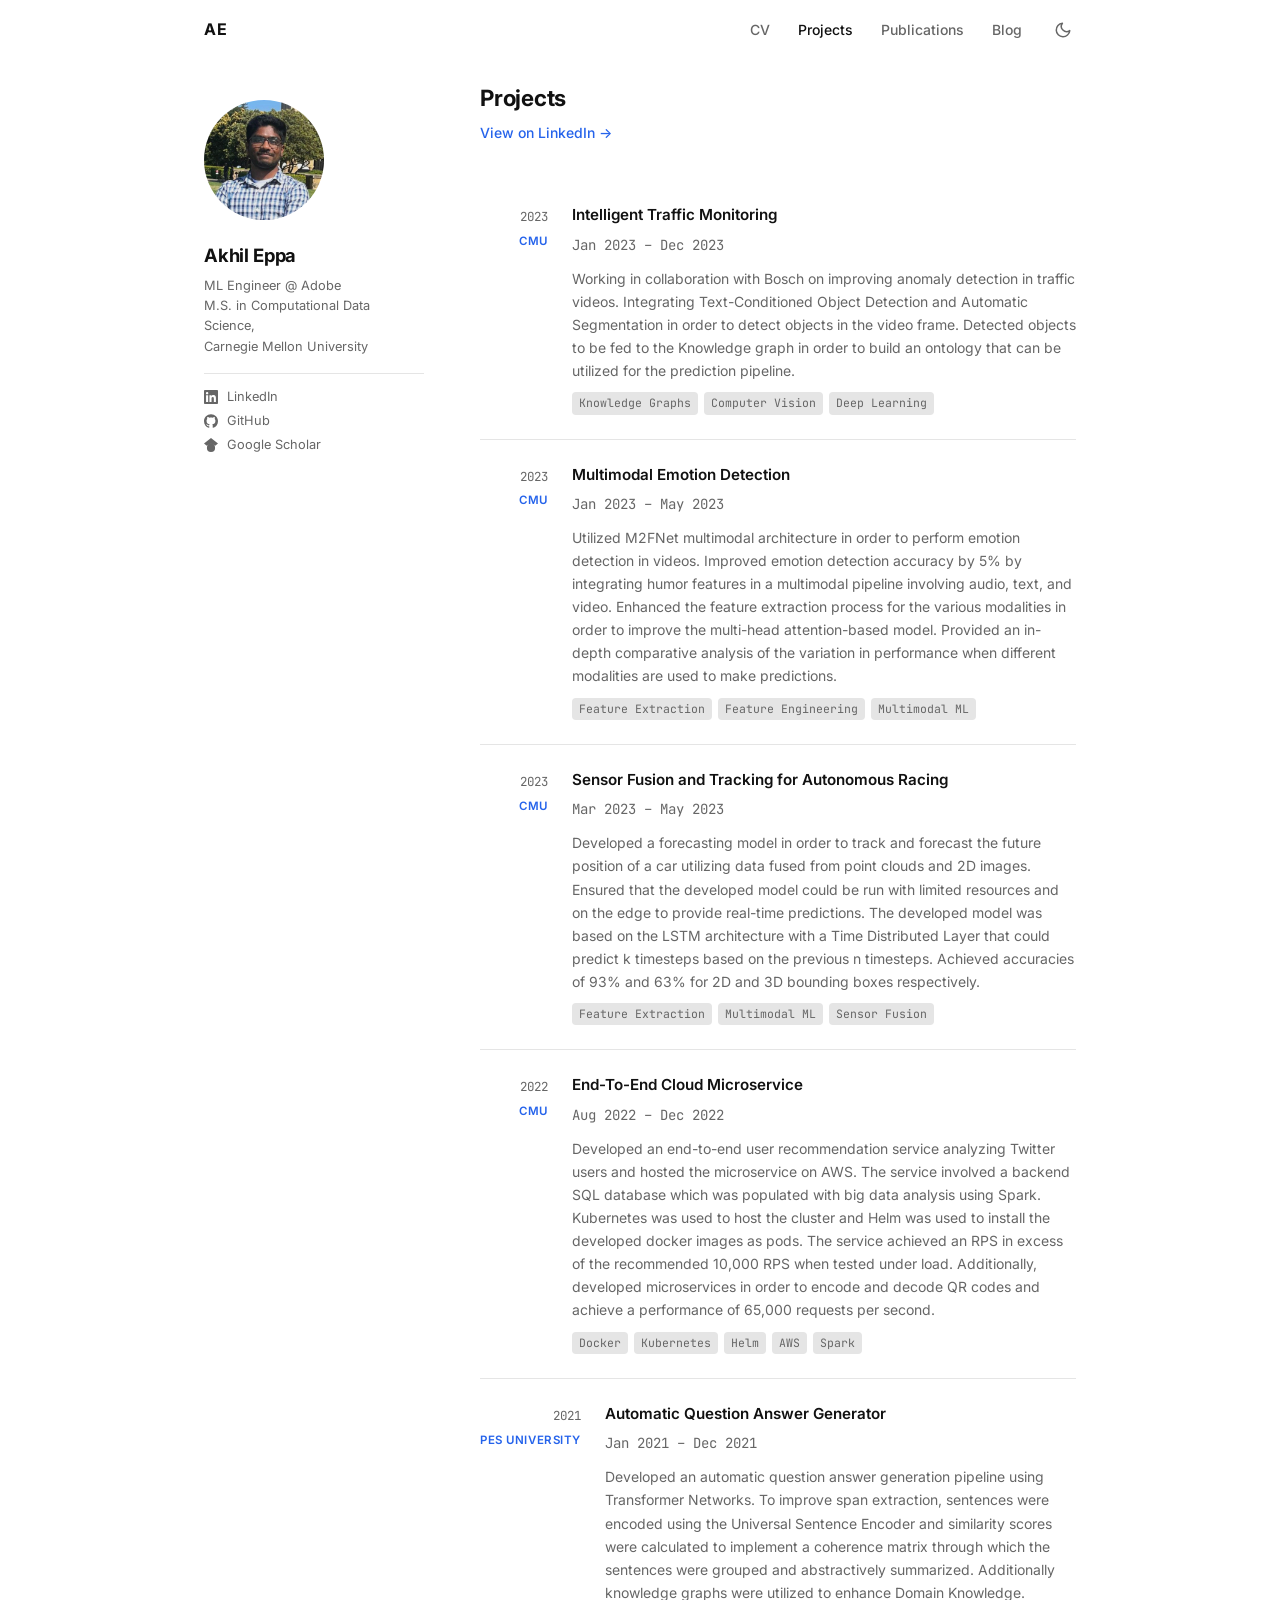
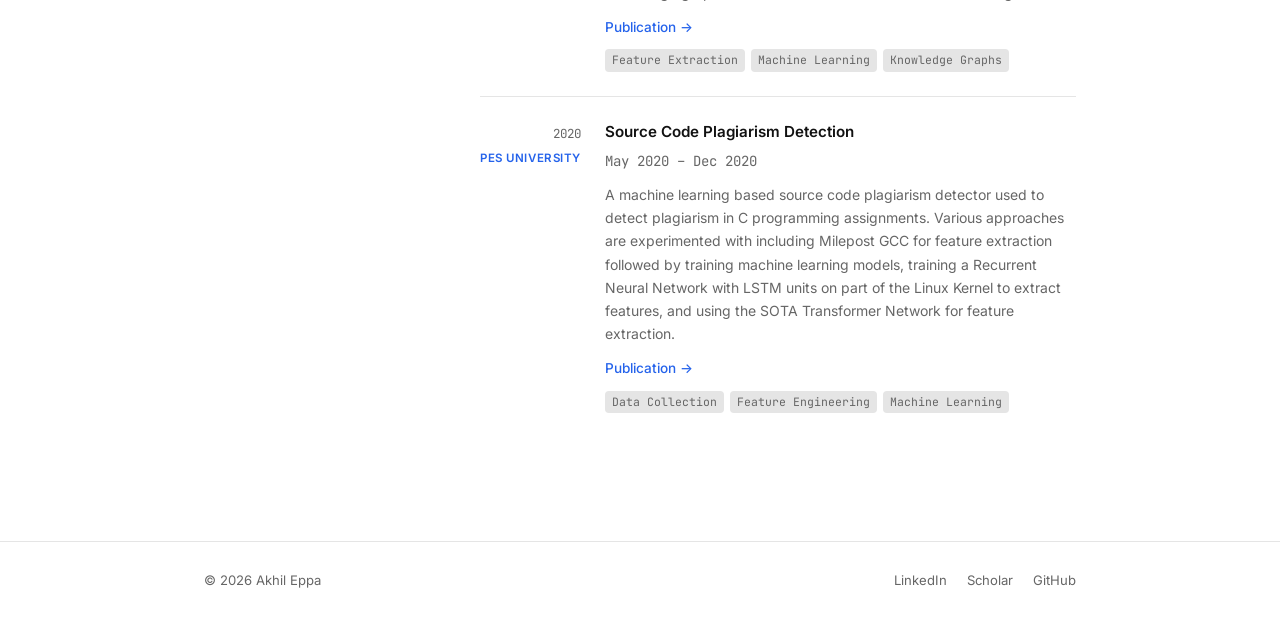
<file: projects.html>
<!DOCTYPE html>
<html lang="en">
<head>
  <meta charset="UTF-8">
  <meta name="viewport" content="width=device-width, initial-scale=1.0">
  <title>Projects — Akhil Eppa | ML Engineer at Adobe</title>
  <meta name="description" content="Projects by Akhil Eppa — Machine Learning Engineer at Adobe. Highlights include LLM evaluation frameworks, agentic AI systems, and GenStudio tooling built at Adobe and Carnegie Mellon University.">
  <meta name="keywords" content="Akhil Eppa projects, machine learning projects, LLM evaluation, agentic AI, Adobe GenStudio, Carnegie Mellon, AI portfolio">
  <meta name="author" content="Akhil Eppa">
  <link rel="canonical" href="https://akhil-eppa.github.io/projects.html">

  <!-- Open Graph -->
  <meta property="og:type" content="website">
  <meta property="og:title" content="Projects — Akhil Eppa | ML Engineer at Adobe">
  <meta property="og:description" content="Machine learning and AI projects by Akhil Eppa, ML Engineer at Adobe and Carnegie Mellon graduate.">
  <meta property="og:url" content="https://akhil-eppa.github.io/projects.html">
  <meta property="og:site_name" content="Akhil Eppa">
  <meta property="og:image" content="https://akhil-eppa.github.io/akhil.jpeg">
  <meta name="twitter:card" content="summary">
  <meta name="twitter:title" content="Projects — Akhil Eppa | ML Engineer at Adobe">
  <meta name="twitter:description" content="Machine learning and AI projects by Akhil Eppa, ML Engineer at Adobe and Carnegie Mellon graduate.">
  <meta name="twitter:image" content="https://akhil-eppa.github.io/akhil.jpeg">

  <link rel="stylesheet" href="style.css">
  <link rel="preconnect" href="https://fonts.googleapis.com">
  <link rel="preconnect" href="https://fonts.gstatic.com" crossorigin>
  <link href="https://fonts.googleapis.com/css2?family=Inter:wght@300;400;500;600;700&family=JetBrains+Mono:wght@400;500&display=swap" rel="stylesheet">
</head>
<body>

  <nav id="navbar">
    <div class="nav-inner">
      <a href="index.html" class="nav-logo">AE</a>
      <button class="nav-hamburger" id="hamburger" aria-label="Toggle menu">
        <span></span><span></span><span></span>
      </button>
      <ul class="nav-links" id="navLinks">
        <li><a href="cv.html">CV</a></li>
        <li><a href="projects.html" class="active">Projects</a></li>
        <li><a href="publications.html">Publications</a></li>
        <li><a href="blog/index.html">Blog</a></li>
        <li>
          <button class="theme-toggle" id="themeToggle" aria-label="Toggle theme"></button>
        </li>
      </ul>
    </div>
  </nav>

  <main>
    <section id="projects-page">
      <div class="container">
        <div class="profile-layout">

          <aside class="profile-sidebar">
            <img src="akhil.jpeg" alt="Akhil Eppa" class="profile-avatar">
            <h1 class="profile-name">Akhil Eppa</h1>
            <p class="profile-role">ML Engineer @ Adobe<br>M.S. in Computational Data Science,<br>Carnegie Mellon University</p>
            <hr class="profile-divider">
            <ul class="profile-links">
              <li>
                <a href="https://www.linkedin.com/in/akhil-eppa" target="_blank" rel="noopener noreferrer">
                  <svg xmlns="http://www.w3.org/2000/svg" width="14" height="14" fill="currentColor" viewBox="0 0 24 24"><path d="M20.447 20.452h-3.554v-5.569c0-1.328-.027-3.037-1.852-3.037-1.853 0-2.136 1.445-2.136 2.939v5.667H9.351V9h3.414v1.561h.046c.477-.9 1.637-1.85 3.37-1.85 3.601 0 4.267 2.37 4.267 5.455v6.286zM5.337 7.433a2.062 2.062 0 0 1-2.063-2.065 2.064 2.064 0 1 1 2.063 2.065zm1.782 13.019H3.555V9h3.564v11.452zM22.225 0H1.771C.792 0 0 .774 0 1.729v20.542C0 23.227.792 24 1.771 24h20.451C23.2 24 24 23.227 24 22.271V1.729C24 .774 23.2 0 22.222 0h.003z"/></svg>
                  <span>LinkedIn</span>
                </a>
              </li>
              <li>
                <a href="https://github.com/akhil-eppa" target="_blank" rel="noopener noreferrer">
                  <svg xmlns="http://www.w3.org/2000/svg" width="14" height="14" fill="currentColor" viewBox="0 0 24 24"><path d="M12 .297c-6.63 0-12 5.373-12 12 0 5.303 3.438 9.8 8.205 11.385.6.113.82-.258.82-.577 0-.285-.01-1.04-.015-2.04-3.338.724-4.042-1.61-4.042-1.61C4.422 18.07 3.633 17.7 3.633 17.7c-1.087-.744.084-.729.084-.729 1.205.084 1.838 1.236 1.838 1.236 1.07 1.835 2.809 1.305 3.495.998.108-.776.417-1.305.76-1.605-2.665-.3-5.466-1.332-5.466-5.93 0-1.31.465-2.38 1.235-3.22-.135-.303-.54-1.523.105-3.176 0 0 1.005-.322 3.3 1.23.96-.267 1.98-.399 3-.405 1.02.006 2.04.138 3 .405 2.28-1.552 3.285-1.23 3.285-1.23.645 1.653.24 2.873.12 3.176.765.84 1.23 1.91 1.23 3.22 0 4.61-2.805 5.625-5.475 5.92.42.36.81 1.096.81 2.22 0 1.606-.015 2.896-.015 3.286 0 .315.21.69.825.57C20.565 22.092 24 17.592 24 12.297c0-6.627-5.373-12-12-12"/></svg>
                  <span>GitHub</span>
                </a>
              </li>
              <li>
                <a href="https://scholar.google.com/citations?user=CIr-OwEAAAAJ&hl=en" target="_blank" rel="noopener noreferrer">
                  <svg xmlns="http://www.w3.org/2000/svg" width="14" height="14" fill="currentColor" viewBox="0 0 24 24"><path d="M12 24a7 7 0 1 1 0-14 7 7 0 0 1 0 14zm0-24L0 9.5l4.838 3.94A8 8 0 0 1 12 10a8 8 0 0 1 7.162 3.44L24 9.5z"/></svg>
                  <span>Google Scholar</span>
                </a>
              </li>
            </ul>
          </aside>

          <div class="profile-content">
            <h2 class="section-title">Projects</h2>
            <p class="section-subtitle">
              <a href="https://www.linkedin.com/in/akhil-eppa/details/projects/" target="_blank" rel="noopener noreferrer">
                View on LinkedIn &rarr;
              </a>
            </p>

            <div class="research-list">

              <div class="research-item">
                <div class="research-meta">
                  <span class="research-year">2023</span>
                  <span class="research-venue">CMU</span>
                </div>
                <div class="research-body">
                  <h3>Intelligent Traffic Monitoring</h3>
                  <p class="project-date">Jan 2023 &ndash; Dec 2023</p>
                  <p>Working in collaboration with Bosch on improving anomaly detection in traffic videos. Integrating Text-Conditioned Object Detection and Automatic Segmentation in order to detect objects in the video frame. Detected objects to be fed to the Knowledge graph in order to build an ontology that can be utilized for the prediction pipeline.</p>
                  <div class="tags-row">
                    <span class="tag">Knowledge Graphs</span>
                    <span class="tag">Computer Vision</span>
                    <span class="tag">Deep Learning</span>
                  </div>
                </div>
              </div>

              <div class="research-item">
                <div class="research-meta">
                  <span class="research-year">2023</span>
                  <span class="research-venue">CMU</span>
                </div>
                <div class="research-body">
                  <h3>Multimodal Emotion Detection</h3>
                  <p class="project-date">Jan 2023 &ndash; May 2023</p>
                  <p>Utilized M2FNet multimodal architecture in order to perform emotion detection in videos. Improved emotion detection accuracy by 5% by integrating humor features in a multimodal pipeline involving audio, text, and video. Enhanced the feature extraction process for the various modalities in order to improve the multi-head attention-based model. Provided an in-depth comparative analysis of the variation in performance when different modalities are used to make predictions.</p>
                  <div class="tags-row">
                    <span class="tag">Feature Extraction</span>
                    <span class="tag">Feature Engineering</span>
                    <span class="tag">Multimodal ML</span>
                  </div>
                </div>
              </div>

              <div class="research-item">
                <div class="research-meta">
                  <span class="research-year">2023</span>
                  <span class="research-venue">CMU</span>
                </div>
                <div class="research-body">
                  <h3>Sensor Fusion and Tracking for Autonomous Racing</h3>
                  <p class="project-date">Mar 2023 &ndash; May 2023</p>
                  <p>Developed a forecasting model in order to track and forecast the future position of a car utilizing data fused from point clouds and 2D images. Ensured that the developed model could be run with limited resources and on the edge to provide real-time predictions. The developed model was based on the LSTM architecture with a Time Distributed Layer that could predict k timesteps based on the previous n timesteps. Achieved accuracies of 93% and 63% for 2D and 3D bounding boxes respectively.</p>
                  <div class="tags-row">
                    <span class="tag">Feature Extraction</span>
                    <span class="tag">Multimodal ML</span>
                    <span class="tag">Sensor Fusion</span>
                  </div>
                </div>
              </div>

              <div class="research-item">
                <div class="research-meta">
                  <span class="research-year">2022</span>
                  <span class="research-venue">CMU</span>
                </div>
                <div class="research-body">
                  <h3>End-To-End Cloud Microservice</h3>
                  <p class="project-date">Aug 2022 &ndash; Dec 2022</p>
                  <p>Developed an end-to-end user recommendation service analyzing Twitter users and hosted the microservice on AWS. The service involved a backend SQL database which was populated with big data analysis using Spark. Kubernetes was used to host the cluster and Helm was used to install the developed docker images as pods. The service achieved an RPS in excess of the recommended 10,000 RPS when tested under load. Additionally, developed microservices in order to encode and decode QR codes and achieve a performance of 65,000 requests per second.</p>
                  <div class="tags-row">
                    <span class="tag">Docker</span>
                    <span class="tag">Kubernetes</span>
                    <span class="tag">Helm</span>
                    <span class="tag">AWS</span>
                    <span class="tag">Spark</span>
                  </div>
                </div>
              </div>

              <div class="research-item">
                <div class="research-meta">
                  <span class="research-year">2021</span>
                  <span class="research-venue">PES University</span>
                </div>
                <div class="research-body">
                  <h3>Automatic Question Answer Generator</h3>
                  <p class="project-date">Jan 2021 &ndash; Dec 2021</p>
                  <p>Developed an automatic question answer generation pipeline using Transformer Networks. To improve span extraction, sentences were encoded using the Universal Sentence Encoder and similarity scores were calculated to implement a coherence matrix through which the sentences were grouped and abstractively summarized. Additionally knowledge graphs were utilized to enhance Domain Knowledge.</p>
                  <a href="https://ieeexplore.ieee.org/abstract/document/9823967" target="_blank" rel="noopener noreferrer" class="research-link">Publication &rarr;</a>
                  <div class="tags-row" style="margin-top: 10px;">
                    <span class="tag">Feature Extraction</span>
                    <span class="tag">Machine Learning</span>
                    <span class="tag">Knowledge Graphs</span>
                  </div>
                </div>
              </div>

              <div class="research-item">
                <div class="research-meta">
                  <span class="research-year">2020</span>
                  <span class="research-venue">PES University</span>
                </div>
                <div class="research-body">
                  <h3>Source Code Plagiarism Detection</h3>
                  <p class="project-date">May 2020 &ndash; Dec 2020</p>
                  <p>A machine learning based source code plagiarism detector used to detect plagiarism in C programming assignments. Various approaches are experimented with including Milepost GCC for feature extraction followed by training machine learning models, training a Recurrent Neural Network with LSTM units on part of the Linux Kernel to extract features, and using the SOTA Transformer Network for feature extraction.</p>
                  <a href="https://ieeexplore.ieee.org/abstract/document/9716671" target="_blank" rel="noopener noreferrer" class="research-link">Publication &rarr;</a>
                  <div class="tags-row" style="margin-top: 10px;">
                    <span class="tag">Data Collection</span>
                    <span class="tag">Feature Engineering</span>
                    <span class="tag">Machine Learning</span>
                  </div>
                </div>
              </div>

            </div>
          </div><!-- /.profile-content -->

        </div><!-- /.profile-layout -->
      </div>
    </section>
  </main>

  <footer>
    <div class="container footer-inner">
      <span>&copy; 2026 Akhil Eppa</span>
      <div class="footer-links">
        <a href="https://www.linkedin.com/in/akhil-eppa" target="_blank" rel="noopener noreferrer">LinkedIn</a>
        <a href="https://scholar.google.com/citations?user=CIr-OwEAAAAJ&hl=en" target="_blank" rel="noopener noreferrer">Scholar</a>
        <a href="https://github.com/akhil-eppa" target="_blank" rel="noopener noreferrer">GitHub</a>
      </div>
    </div>
  </footer>

  <script src="script.js"></script>
</body>
</html>
</file>
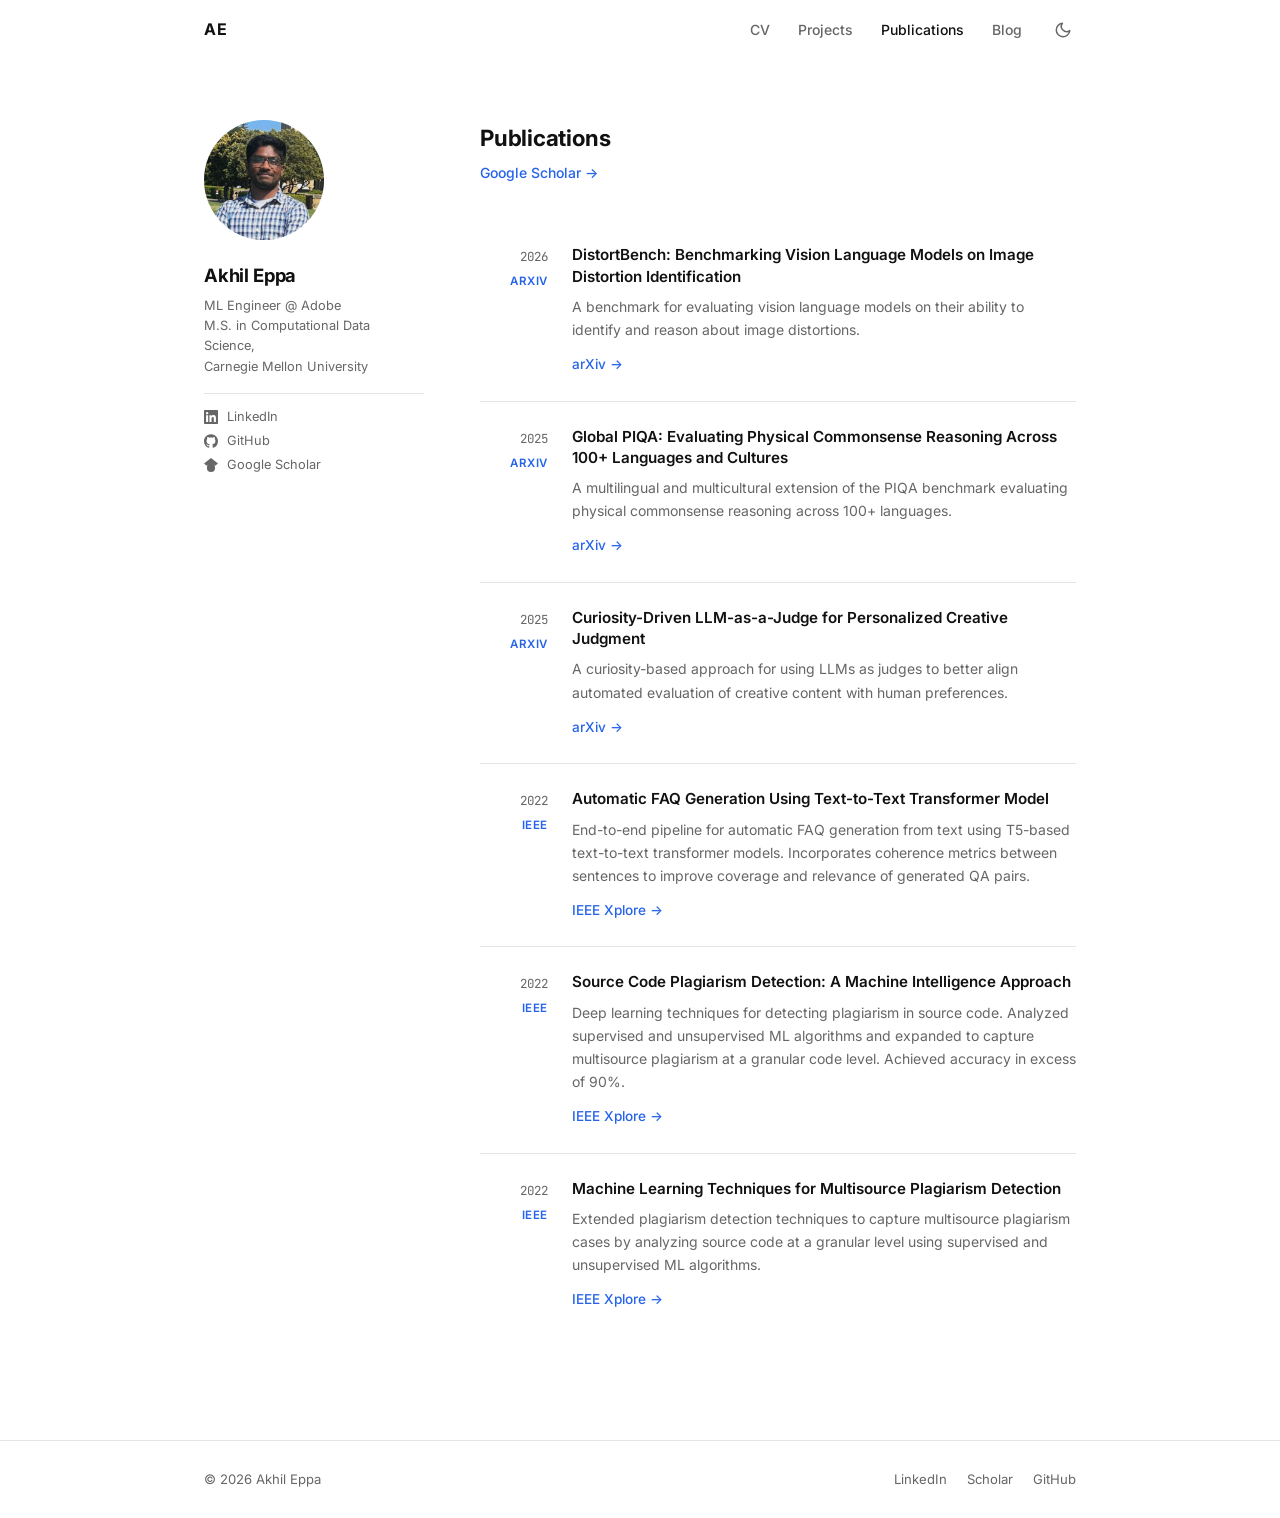
<file: publications.html>
<!DOCTYPE html>
<html lang="en">
<head>
  <meta charset="UTF-8">
  <meta name="viewport" content="width=device-width, initial-scale=1.0">
  <title>Publications — Akhil Eppa | ML Engineer at Adobe</title>
  <meta name="description" content="Research publications by Akhil Eppa — Machine Learning Engineer at Adobe and Carnegie Mellon University graduate. Topics include LLM evaluation, agentic AI, and machine learning systems.">
  <meta name="keywords" content="Akhil Eppa publications, Akhil Eppa research, machine learning papers, LLM research, Adobe AI research, Carnegie Mellon publications">
  <meta name="author" content="Akhil Eppa">
  <link rel="canonical" href="https://akhil-eppa.github.io/publications.html">

  <!-- Open Graph -->
  <meta property="og:type" content="website">
  <meta property="og:title" content="Publications — Akhil Eppa | ML Engineer at Adobe">
  <meta property="og:description" content="Research publications by Akhil Eppa on LLM evaluation, agentic AI, and machine learning systems.">
  <meta property="og:url" content="https://akhil-eppa.github.io/publications.html">
  <meta property="og:site_name" content="Akhil Eppa">
  <meta property="og:image" content="https://akhil-eppa.github.io/akhil.jpeg">
  <meta name="twitter:card" content="summary">
  <meta name="twitter:title" content="Publications — Akhil Eppa | ML Engineer at Adobe">
  <meta name="twitter:description" content="Research publications by Akhil Eppa on LLM evaluation, agentic AI, and machine learning systems.">
  <meta name="twitter:image" content="https://akhil-eppa.github.io/akhil.jpeg">

  <link rel="stylesheet" href="style.css">
  <link rel="preconnect" href="https://fonts.googleapis.com">
  <link rel="preconnect" href="https://fonts.gstatic.com" crossorigin>
  <link href="https://fonts.googleapis.com/css2?family=Inter:wght@300;400;500;600;700&family=JetBrains+Mono:wght@400;500&display=swap" rel="stylesheet">
</head>
<body>

  <nav id="navbar">
    <div class="nav-inner">
      <a href="index.html" class="nav-logo">AE</a>
      <button class="nav-hamburger" id="hamburger" aria-label="Toggle menu">
        <span></span><span></span><span></span>
      </button>
      <ul class="nav-links" id="navLinks">
        <li><a href="cv.html">CV</a></li>
        <li><a href="projects.html">Projects</a></li>
        <li><a href="publications.html" class="active">Publications</a></li>
        <li><a href="blog/index.html">Blog</a></li>
        <li>
          <button class="theme-toggle" id="themeToggle" aria-label="Toggle theme"></button>
        </li>
      </ul>
    </div>
  </nav>

  <main>
    <section id="publications-page">
      <div class="container">
        <div class="profile-layout">

          <aside class="profile-sidebar">
            <img src="akhil.jpeg" alt="Akhil Eppa" class="profile-avatar">
            <h1 class="profile-name">Akhil Eppa</h1>
            <p class="profile-role">ML Engineer @ Adobe<br>M.S. in Computational Data Science,<br>Carnegie Mellon University</p>
            <hr class="profile-divider">
            <ul class="profile-links">
              <li>
                <a href="https://www.linkedin.com/in/akhil-eppa" target="_blank" rel="noopener noreferrer">
                  <svg xmlns="http://www.w3.org/2000/svg" width="14" height="14" fill="currentColor" viewBox="0 0 24 24"><path d="M20.447 20.452h-3.554v-5.569c0-1.328-.027-3.037-1.852-3.037-1.853 0-2.136 1.445-2.136 2.939v5.667H9.351V9h3.414v1.561h.046c.477-.9 1.637-1.85 3.37-1.85 3.601 0 4.267 2.37 4.267 5.455v6.286zM5.337 7.433a2.062 2.062 0 0 1-2.063-2.065 2.064 2.064 0 1 1 2.063 2.065zm1.782 13.019H3.555V9h3.564v11.452zM22.225 0H1.771C.792 0 0 .774 0 1.729v20.542C0 23.227.792 24 1.771 24h20.451C23.2 24 24 23.227 24 22.271V1.729C24 .774 23.2 0 22.222 0h.003z"/></svg>
                  <span>LinkedIn</span>
                </a>
              </li>
              <li>
                <a href="https://github.com/akhil-eppa" target="_blank" rel="noopener noreferrer">
                  <svg xmlns="http://www.w3.org/2000/svg" width="14" height="14" fill="currentColor" viewBox="0 0 24 24"><path d="M12 .297c-6.63 0-12 5.373-12 12 0 5.303 3.438 9.8 8.205 11.385.6.113.82-.258.82-.577 0-.285-.01-1.04-.015-2.04-3.338.724-4.042-1.61-4.042-1.61C4.422 18.07 3.633 17.7 3.633 17.7c-1.087-.744.084-.729.084-.729 1.205.084 1.838 1.236 1.838 1.236 1.07 1.835 2.809 1.305 3.495.998.108-.776.417-1.305.76-1.605-2.665-.3-5.466-1.332-5.466-5.93 0-1.31.465-2.38 1.235-3.22-.135-.303-.54-1.523.105-3.176 0 0 1.005-.322 3.3 1.23.96-.267 1.98-.399 3-.405 1.02.006 2.04.138 3 .405 2.28-1.552 3.285-1.23 3.285-1.23.645 1.653.24 2.873.12 3.176.765.84 1.23 1.91 1.23 3.22 0 4.61-2.805 5.625-5.475 5.92.42.36.81 1.096.81 2.22 0 1.606-.015 2.896-.015 3.286 0 .315.21.69.825.57C20.565 22.092 24 17.592 24 12.297c0-6.627-5.373-12-12-12"/></svg>
                  <span>GitHub</span>
                </a>
              </li>
              <li>
                <a href="https://scholar.google.com/citations?user=CIr-OwEAAAAJ&hl=en" target="_blank" rel="noopener noreferrer">
                  <svg xmlns="http://www.w3.org/2000/svg" width="14" height="14" fill="currentColor" viewBox="0 0 24 24"><path d="M12 24a7 7 0 1 1 0-14 7 7 0 0 1 0 14zm0-24L0 9.5l4.838 3.94A8 8 0 0 1 12 10a8 8 0 0 1 7.162 3.44L24 9.5z"/></svg>
                  <span>Google Scholar</span>
                </a>
              </li>
            </ul>
          </aside>

          <div class="profile-content">
        <h2 class="section-title">Publications</h2>
        <p class="section-subtitle">
          <a href="https://scholar.google.com/citations?user=CIr-OwEAAAAJ&hl=en" target="_blank" rel="noopener noreferrer">
            Google Scholar &rarr;
          </a>
        </p>
        <div class="research-list">

          <div class="research-item">
            <div class="research-meta">
              <span class="research-year">2026</span>
              <span class="research-venue">arXiv</span>
            </div>
            <div class="research-body">
              <h3>DistortBench: Benchmarking Vision Language Models on Image Distortion Identification</h3>
              <p>A benchmark for evaluating vision language models on their ability to identify and reason about image distortions.</p>
              <a href="https://arxiv.org/abs/2604.19966" target="_blank" rel="noopener noreferrer" class="research-link">arXiv &rarr;</a>
            </div>
          </div>

          <div class="research-item">
            <div class="research-meta">
              <span class="research-year">2025</span>
              <span class="research-venue">arXiv</span>
            </div>
            <div class="research-body">
              <h3>Global PIQA: Evaluating Physical Commonsense Reasoning Across 100+ Languages and Cultures</h3>
              <p>A multilingual and multicultural extension of the PIQA benchmark evaluating physical commonsense reasoning across 100+ languages.</p>
              <a href="https://arxiv.org/abs/2510.24081" target="_blank" rel="noopener noreferrer" class="research-link">arXiv &rarr;</a>
            </div>
          </div>

          <div class="research-item">
            <div class="research-meta">
              <span class="research-year">2025</span>
              <span class="research-venue">arXiv</span>
            </div>
            <div class="research-body">
              <h3>Curiosity-Driven LLM-as-a-Judge for Personalized Creative Judgment</h3>
              <p>A curiosity-based approach for using LLMs as judges to better align automated evaluation of creative content with human preferences.</p>
              <a href="https://arxiv.org/abs/2510.05135" target="_blank" rel="noopener noreferrer" class="research-link">arXiv &rarr;</a>
            </div>
          </div>

          <div class="research-item">
            <div class="research-meta">
              <span class="research-year">2022</span>
              <span class="research-venue">IEEE</span>
            </div>
            <div class="research-body">
              <h3>Automatic FAQ Generation Using Text-to-Text Transformer Model</h3>
              <p>End-to-end pipeline for automatic FAQ generation from text using T5-based text-to-text transformer models. Incorporates coherence metrics between sentences to improve coverage and relevance of generated QA pairs.</p>
              <a href="https://ieeexplore.ieee.org/abstract/document/9823967" target="_blank" rel="noopener noreferrer" class="research-link">IEEE Xplore &rarr;</a>
            </div>
          </div>

          <div class="research-item">
            <div class="research-meta">
              <span class="research-year">2022</span>
              <span class="research-venue">IEEE</span>
            </div>
            <div class="research-body">
              <h3>Source Code Plagiarism Detection: A Machine Intelligence Approach</h3>
              <p>Deep learning techniques for detecting plagiarism in source code. Analyzed supervised and unsupervised ML algorithms and expanded to capture multisource plagiarism at a granular code level. Achieved accuracy in excess of 90%.</p>
              <a href="https://ieeexplore.ieee.org/abstract/document/9716671" target="_blank" rel="noopener noreferrer" class="research-link">IEEE Xplore &rarr;</a>
            </div>
          </div>

          <div class="research-item">
            <div class="research-meta">
              <span class="research-year">2022</span>
              <span class="research-venue">IEEE</span>
            </div>
            <div class="research-body">
              <h3>Machine Learning Techniques for Multisource Plagiarism Detection</h3>
              <p>Extended plagiarism detection techniques to capture multisource plagiarism cases by analyzing source code at a granular level using supervised and unsupervised ML algorithms.</p>
              <a href="https://ieeexplore.ieee.org/abstract/document/9683752" target="_blank" rel="noopener noreferrer" class="research-link">IEEE Xplore &rarr;</a>
            </div>
          </div>

        </div>
          </div><!-- /.profile-content -->

        </div><!-- /.profile-layout -->
      </div>
    </section>
  </main>

  <footer>
    <div class="container footer-inner">
      <span>&copy; 2026 Akhil Eppa</span>
      <div class="footer-links">
        <a href="https://www.linkedin.com/in/akhil-eppa" target="_blank" rel="noopener noreferrer">LinkedIn</a>
        <a href="https://scholar.google.com/citations?user=CIr-OwEAAAAJ&hl=en" target="_blank" rel="noopener noreferrer">Scholar</a>
        <a href="https://github.com/akhil-eppa" target="_blank" rel="noopener noreferrer">GitHub</a>
      </div>
    </div>
  </footer>

  <script src="script.js"></script>
</body>
</html>
</file>
<file: style.css>
/* ===== RESET & BASE ===== */
*, *::before, *::after {
  box-sizing: border-box;
  margin: 0;
  padding: 0;
}

:root {
  --bg:           #ffffff;
  --surface:      #f7f7f7;
  --border:       #e5e5e5;
  --text:         #111111;
  --text-muted:   #666666;
  --accent:       #2563eb;
  --accent-hover: #1d4ed8;
  --nav-h:        60px;
  --max-w:        920px;
  --radius:       8px;
  --font:         'Inter', system-ui, -apple-system, sans-serif;
  --mono:         'JetBrains Mono', 'Fira Mono', monospace;
}

[data-theme="dark"] {
  --bg:           #0f0f0f;
  --surface:      #1a1a1a;
  --border:       #2a2a2a;
  --text:         #eeeeee;
  --text-muted:   #888888;
  --accent:       #60a5fa;
  --accent-hover: #93c5fd;
}

html {
  scroll-behavior: smooth;
  scroll-padding-top: var(--nav-h);
}

body {
  font-family: var(--font);
  background: var(--bg);
  color: var(--text);
  line-height: 1.6;
  transition: background 0.2s, color 0.2s;
  -webkit-font-smoothing: antialiased;
}

a {
  color: var(--accent);
  text-decoration: none;
  transition: color 0.15s;
}

a:hover {
  color: var(--accent-hover);
}

ul {
  list-style: none;
}

/* ===== LAYOUT ===== */
.container {
  max-width: var(--max-w);
  margin: 0 auto;
  padding: 0 24px;
}

section {
  padding: 80px 0;
}

section + section {
  border-top: 1px solid var(--border);
}

/* ===== NAVBAR ===== */
#navbar {
  position: fixed;
  top: 0;
  left: 0;
  right: 0;
  height: var(--nav-h);
  z-index: 100;
  background: var(--bg);
  transition: box-shadow 0.2s, background 0.2s;
}

#navbar.scrolled {
  box-shadow: 0 1px 0 var(--border);
}

.nav-inner {
  max-width: var(--max-w);
  margin: 0 auto;
  padding: 0 24px;
  height: 100%;
  display: flex;
  align-items: center;
  justify-content: space-between;
}

.nav-logo {
  font-weight: 700;
  font-size: 1rem;
  color: var(--text);
  letter-spacing: 0.06em;
}

.nav-logo:hover {
  color: var(--text);
}

.nav-links {
  display: flex;
  align-items: center;
  gap: 28px;
}

.nav-links li {
  list-style: none;
}

.nav-links a {
  color: var(--text-muted);
  font-size: 0.875rem;
  font-weight: 500;
}

.nav-links a:hover,
.nav-links a.active {
  color: var(--text);
}

.theme-toggle {
  background: none;
  border: none;
  cursor: pointer;
  color: var(--text-muted);
  display: flex;
  align-items: center;
  justify-content: center;
  padding: 4px;
  border-radius: 4px;
  transition: color 0.15s;
  line-height: 0;
}

.theme-toggle:hover {
  color: var(--text);
}

/* ===== PROFILE LAYOUT ===== */
.profile-layout {
  display: grid;
  grid-template-columns: 220px 1fr;
  gap: 56px;
  align-items: start;
}

.profile-sidebar {
  position: sticky;
  top: calc(var(--nav-h) + 40px);
}

.profile-avatar {
  width: 120px;
  height: 120px;
  border-radius: 50%;
  object-fit: cover;
  margin-bottom: 16px;
}

.profile-name {
  font-size: 1.15rem;
  font-weight: 700;
  letter-spacing: -0.01em;
  margin-bottom: 8px;
  line-height: 1.3;
}

.profile-role {
  font-size: 0.8rem;
  color: var(--text-muted);
  line-height: 1.6;
  margin-bottom: 0;
}

.profile-divider {
  border: none;
  border-top: 1px solid var(--border);
  margin: 16px 0;
}

.profile-links {
  display: flex;
  flex-direction: column;
  gap: 10px;
  list-style: none;
  padding: 0;
}

.profile-links li {
  display: flex;
  align-items: center;
  gap: 9px;
  font-size: 0.8rem;
  color: var(--text-muted);
  line-height: 1;
}

.profile-links li > svg {
  flex-shrink: 0;
  opacity: 0.7;
}

.profile-links a {
  display: flex;
  align-items: center;
  gap: 9px;
  font-size: 0.8rem;
  color: var(--text-muted);
  transition: color 0.15s;
  line-height: 1;
}

.profile-links a:hover {
  color: var(--text);
}

.profile-content {
  min-width: 0;
}

@media (max-width: 720px) {
  .profile-layout {
    grid-template-columns: 1fr;
    gap: 32px;
  }

  .profile-sidebar {
    position: static;
    display: flex;
    flex-direction: column;
    align-items: flex-start;
  }
}

.nav-hamburger {
  display: none;
  flex-direction: column;
  gap: 5px;
  background: none;
  border: none;
  cursor: pointer;
  padding: 4px;
}

.nav-hamburger span {
  display: block;
  width: 22px;
  height: 2px;
  background: var(--text);
  border-radius: 2px;
  transition: all 0.2s;
}

/* ===== HOME & SUBPAGES ===== */
#home,
#blog-page,
#publications-page,
#cv-page {
  padding-top: calc(var(--nav-h) + 60px);
}

.home-bio {
  display: flex;
  flex-direction: column;
  gap: 12px;
  margin-bottom: 28px;
}

.home-bio p {
  font-size: 0.9rem;
  color: var(--text-muted);
  line-height: 1.75;
}

.tagline-highlight {
  color: var(--text);
  font-weight: 500;
}

.social-links {
  display: flex;
  flex-wrap: wrap;
  gap: 14px;
}

.social-links a {
  display: inline-flex;
  align-items: center;
  gap: 6px;
  font-size: 0.82rem;
  font-weight: 500;
  color: var(--text-muted);
  transition: color 0.15s;
}

.social-links a:hover {
  color: var(--text);
}

/* Home sections */
.home-content {
  display: flex;
  flex-direction: column;
  gap: 0;
}

.home-section {
  padding: 28px 0;
  border-top: 1px solid var(--border);
  display: grid;
  grid-template-columns: 160px 1fr;
  gap: 0 32px;
  align-items: start;
}

.home-section h2 {
  font-size: 0.8rem;
  font-weight: 700;
  text-transform: uppercase;
  letter-spacing: 0.1em;
  color: var(--text-muted);
  padding-top: 2px;
}

/* Plain list */
.plain-list {
  display: flex;
  flex-direction: column;
  gap: 12px;
}

.plain-list li {
  display: flex;
  flex-direction: column;
  gap: 2px;
}

.item-primary {
  font-size: 0.9rem;
  font-weight: 500;
  color: var(--text);
}

.item-secondary {
  font-size: 0.82rem;
  color: var(--text-muted);
}

/* Experience list */
.exp-list {
  display: flex;
  flex-direction: column;
  gap: 14px;
}

.exp-list li {
  display: flex;
  gap: 20px;
  align-items: flex-start;
}

.exp-date {
  font-family: var(--mono);
  font-size: 0.78rem;
  color: var(--text-muted);
  min-width: 100px;
  flex-shrink: 0;
  padding-top: 2px;
}

.exp-body {
  display: flex;
  flex-direction: column;
  gap: 2px;
}

/* Skills list */
.skills-list {
  display: flex;
  flex-wrap: wrap;
  gap: 6px 0;
  column-gap: 0;
}

.skills-list li {
  font-size: 0.875rem;
  color: var(--text-muted);
}

.skills-list li::after {
  content: ' · ';
  color: var(--border);
  margin: 0 4px;
}

.skills-list li:last-child::after {
  content: '';
}

/* Publications in home */
.pub-title {
  font-size: 0.875rem;
  color: var(--text);
  font-weight: 400;
}

a.pub-title {
  color: var(--accent);
}

a.pub-title:hover {
  color: var(--accent-hover);
}

.see-all {
  display: inline-block;
  margin-top: 12px;
  font-size: 0.82rem;
  font-weight: 500;
}

/* Current Work */
.current-work {
  margin-top: 36px;
  padding-top: 28px;
  border-top: 1px solid var(--border);
}

.current-work h2 {
  font-size: 0.8rem;
  font-weight: 700;
  text-transform: uppercase;
  letter-spacing: 0.1em;
  color: var(--text-muted);
  margin-bottom: 14px;
}

.current-work ul {
  display: flex;
  flex-direction: column;
  gap: 8px;
  padding-left: 0;
}

.current-work li {
  font-size: 0.9rem;
  color: var(--text-muted);
  line-height: 1.65;
  padding-left: 14px;
  position: relative;
}

.current-work li::before {
  content: '–';
  position: absolute;
  left: 0;
  color: var(--border);
}

/* ===== SECTION HEADERS ===== */
.section-title {
  font-size: 1.4rem;
  font-weight: 700;
  letter-spacing: -0.01em;
  margin-bottom: 6px;
}

.section-subtitle {
  font-size: 0.875rem;
  color: var(--text-muted);
  margin-bottom: 36px;
}

.section-subtitle a {
  font-weight: 500;
}

/* ===== CARDS (WORK) ===== */
.cards-grid {
  display: grid;
  grid-template-columns: repeat(auto-fill, minmax(320px, 1fr));
  gap: 14px;
}

.card {
  background: var(--surface);
  border: 1px solid var(--border);
  border-radius: var(--radius);
  padding: 20px 22px;
  transition: border-color 0.15s;
}

.card:hover {
  border-color: var(--text-muted);
}

.card-header {
  display: flex;
  flex-direction: column;
  gap: 8px;
  margin-bottom: 10px;
}

.card h3 {
  font-size: 0.95rem;
  font-weight: 600;
  line-height: 1.35;
}

.card p {
  font-size: 0.875rem;
  color: var(--text-muted);
  line-height: 1.65;
}

.card-tags {
  display: flex;
  flex-wrap: wrap;
  gap: 5px;
}

/* ===== TAGS ===== */
.tag {
  font-family: var(--mono);
  font-size: 0.72rem;
  background: var(--border);
  color: var(--text-muted);
  padding: 2px 7px;
  border-radius: 4px;
  line-height: 1.6;
}

/* ===== RESEARCH ===== */
.research-list {
  display: flex;
  flex-direction: column;
}

.research-item {
  display: flex;
  gap: 24px;
  padding: 24px 0;
  border-bottom: 1px solid var(--border);
}

.research-item:last-child {
  border-bottom: none;
}

.research-meta {
  display: flex;
  flex-direction: column;
  align-items: flex-end;
  min-width: 68px;
  padding-top: 3px;
  gap: 5px;
  flex-shrink: 0;
}

.research-year {
  font-family: var(--mono);
  font-size: 0.78rem;
  color: var(--text-muted);
}

.research-venue {
  font-size: 0.72rem;
  font-weight: 600;
  color: var(--accent);
  text-transform: uppercase;
  letter-spacing: 0.05em;
}

.project-date {
  font-size: 0.78rem;
  color: var(--text-muted);
  margin-bottom: 8px;
  font-family: var(--mono);
}

.research-body h3 {
  font-size: 0.95rem;
  font-weight: 600;
  line-height: 1.4;
  margin-bottom: 8px;
}

.research-body p {
  font-size: 0.875rem;
  color: var(--text-muted);
  line-height: 1.65;
  margin-bottom: 10px;
}

.research-link {
  font-size: 0.85rem;
  font-weight: 500;
}

/* ===== BLOG ===== */
.blog-empty {
  color: var(--text-muted);
  font-size: 0.95rem;
  font-style: italic;
}

.blog-list {
  display: flex;
  flex-direction: column;
  margin-top: 8px;
}

.blog-item {
  display: flex;
  flex-direction: column;
  gap: 4px;
  padding: 20px 0;
  border-bottom: 1px solid var(--border);
}

.blog-item:first-child {
  border-top: 1px solid var(--border);
}

.blog-item-meta {
  font-size: 0.78rem;
  color: var(--text-muted);
  font-family: var(--mono);
}

.blog-venue {
  color: var(--accent);
  font-weight: 500;
}

.blog-item-title {
  font-size: 0.95rem;
  font-weight: 500;
  color: var(--text);
  transition: color 0.15s;
}

.blog-item-title:hover {
  color: var(--accent);
}

/* ===== CV ===== */
.cv-summary {
  font-size: 0.975rem;
  color: var(--text-muted);
  line-height: 1.75;
  max-width: 620px;
  margin-top: 8px;
}

.cv-block {
  margin-top: 52px;
}

.cv-section-label {
  font-size: 0.72rem;
  font-weight: 700;
  text-transform: uppercase;
  letter-spacing: 0.12em;
  color: var(--text-muted);
  margin-bottom: 20px;
}

/* Timeline */
.timeline {
  display: flex;
  flex-direction: column;
}

.timeline-item {
  padding: 20px 0;
  border-bottom: 1px solid var(--border);
}

.timeline-item:last-child {
  border-bottom: none;
}

.timeline-header {
  display: flex;
  justify-content: space-between;
  align-items: flex-start;
  flex-wrap: wrap;
  gap: 4px;
  margin-bottom: 10px;
}

.timeline-role {
  display: block;
  font-size: 0.9rem;
  font-weight: 600;
  margin-bottom: 2px;
}

.timeline-org {
  display: block;
  font-size: 0.82rem;
  color: var(--accent);
  font-weight: 500;
}

.timeline-date {
  font-family: var(--mono);
  font-size: 0.78rem;
  color: var(--text-muted);
  white-space: nowrap;
  padding-top: 2px;
}

.timeline-item ul {
  display: flex;
  flex-direction: column;
  gap: 5px;
  padding-left: 0;
}

.timeline-item li {
  font-size: 0.875rem;
  color: var(--text-muted);
  line-height: 1.6;
  padding-left: 14px;
  position: relative;
}

.timeline-item li::before {
  content: '–';
  position: absolute;
  left: 0;
  color: var(--border);
}

.timeline-detail {
  font-size: 0.85rem;
  color: var(--text-muted);
}

/* Skills */
.skills-groups {
  display: flex;
  flex-direction: column;
  gap: 14px;
}

.skills-group {
  display: flex;
  align-items: flex-start;
  gap: 16px;
}

.skills-label {
  font-size: 0.8rem;
  color: var(--text-muted);
  min-width: 140px;
  padding-top: 4px;
  font-weight: 500;
  flex-shrink: 0;
}

.tags-row {
  display: flex;
  flex-wrap: wrap;
  gap: 6px;
}

/* Awards / Certs */
.awards-list {
  display: flex;
  flex-direction: column;
  gap: 8px;
}

.awards-list li {
  font-size: 0.875rem;
  color: var(--text-muted);
  padding-left: 14px;
  position: relative;
}

.awards-list li::before {
  content: '–';
  position: absolute;
  left: 0;
  color: var(--border);
}

/* ===== FOOTER ===== */
footer {
  border-top: 1px solid var(--border);
  padding: 28px 0;
  margin-top: 24px;
}

.footer-inner {
  display: flex;
  justify-content: space-between;
  align-items: center;
  flex-wrap: wrap;
  gap: 12px;
}

footer span {
  font-size: 0.82rem;
  color: var(--text-muted);
}

.footer-links {
  display: flex;
  gap: 20px;
}

.footer-links a {
  font-size: 0.82rem;
  color: var(--text-muted);
}

.footer-links a:hover {
  color: var(--text);
}

/* ===== RESPONSIVE ===== */
@media (max-width: 600px) {
  .home-section {
    grid-template-columns: 1fr;
    gap: 10px;
  }


  .nav-hamburger {
    display: flex;
  }

  .nav-links {
    display: none;
    position: absolute;
    top: var(--nav-h);
    left: 0;
    right: 0;
    background: var(--bg);
    flex-direction: column;
    align-items: flex-start;
    padding: 16px 24px 20px;
    border-bottom: 1px solid var(--border);
    gap: 14px;
  }

  .nav-links.open {
    display: flex;
  }

  .cards-grid {
    grid-template-columns: 1fr;
  }

  .research-item {
    flex-direction: column-reverse;
    gap: 6px;
  }

  .research-meta {
    flex-direction: row;
    align-items: center;
    gap: 10px;
    min-width: auto;
  }

  .skills-group {
    flex-direction: column;
    gap: 8px;
  }

  .skills-label {
    min-width: auto;
  }

  .timeline-header {
    flex-direction: column;
    gap: 2px;
  }

  .footer-inner {
    flex-direction: column;
    align-items: flex-start;
  }
}

@media (max-width: 400px) {
  .social-links a span {
    display: none;
  }

  .social-links a {
    padding: 8px 10px;
  }
}
</file>
